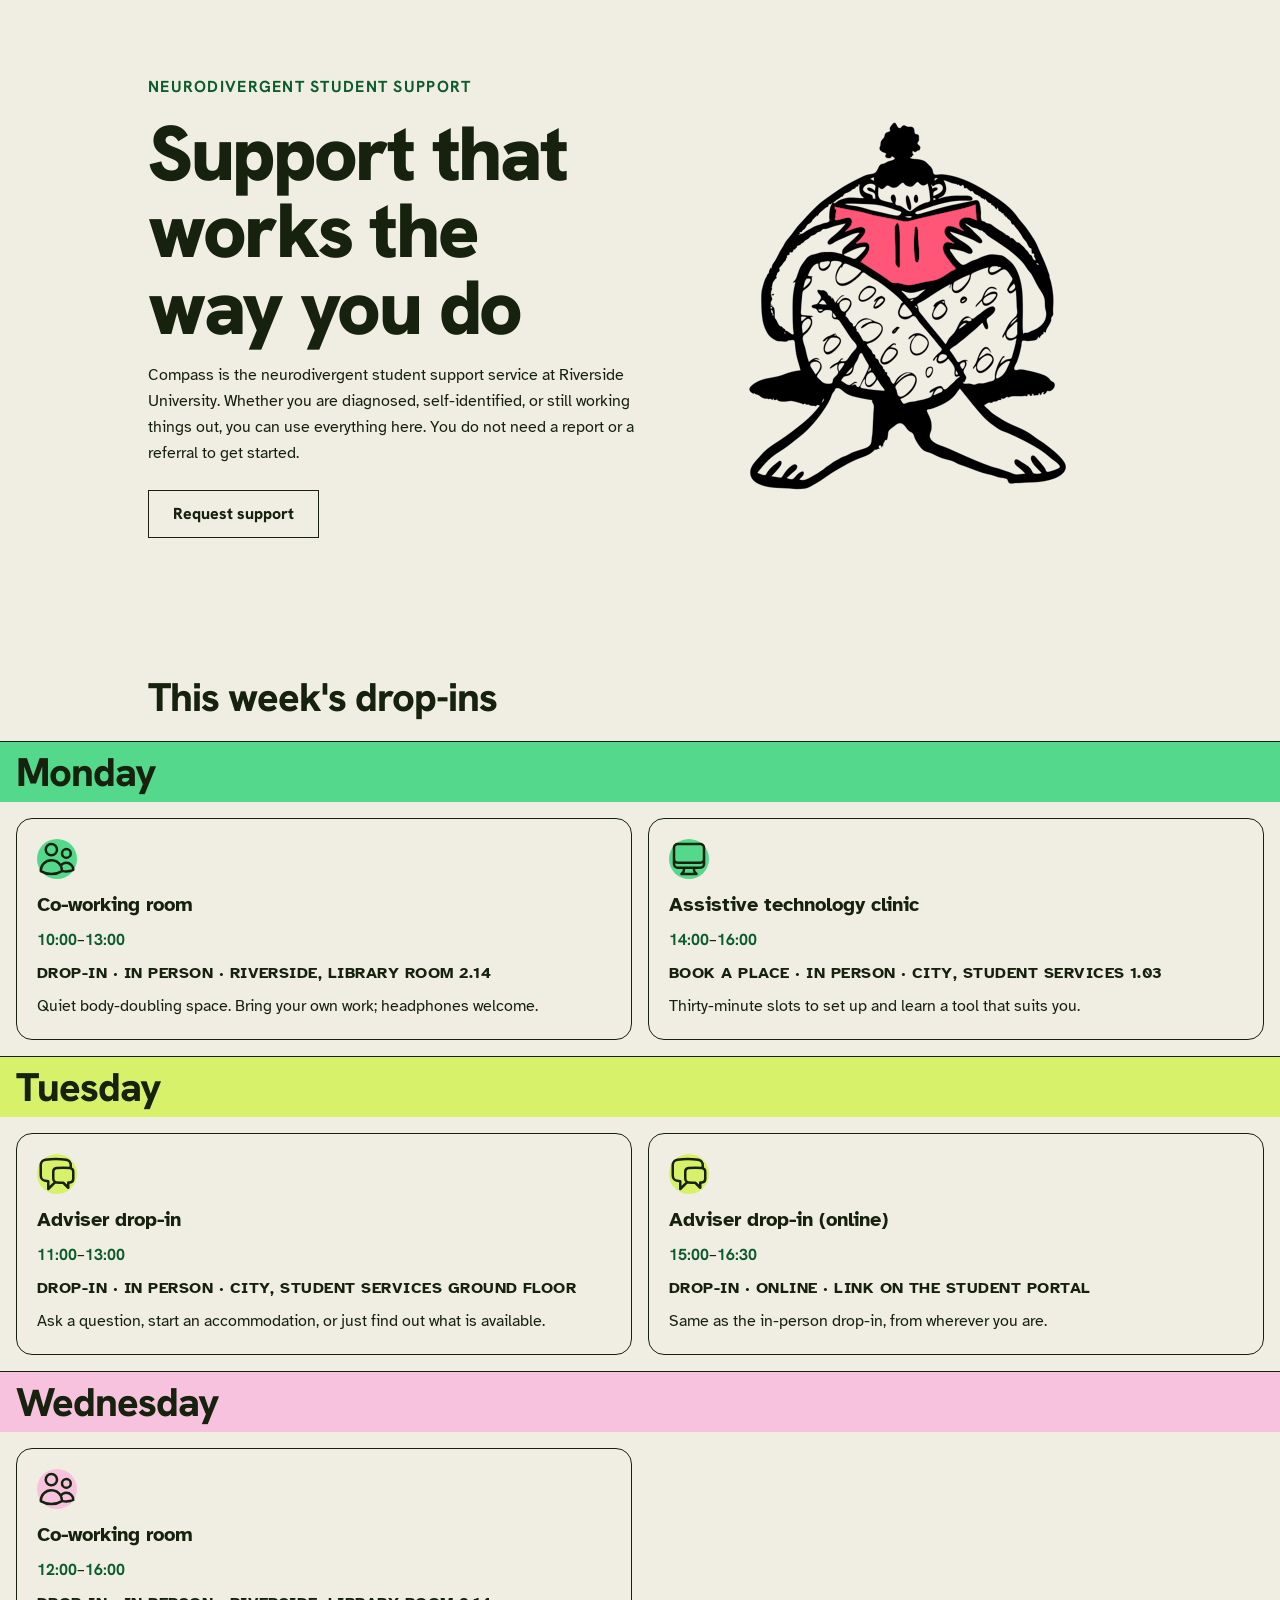
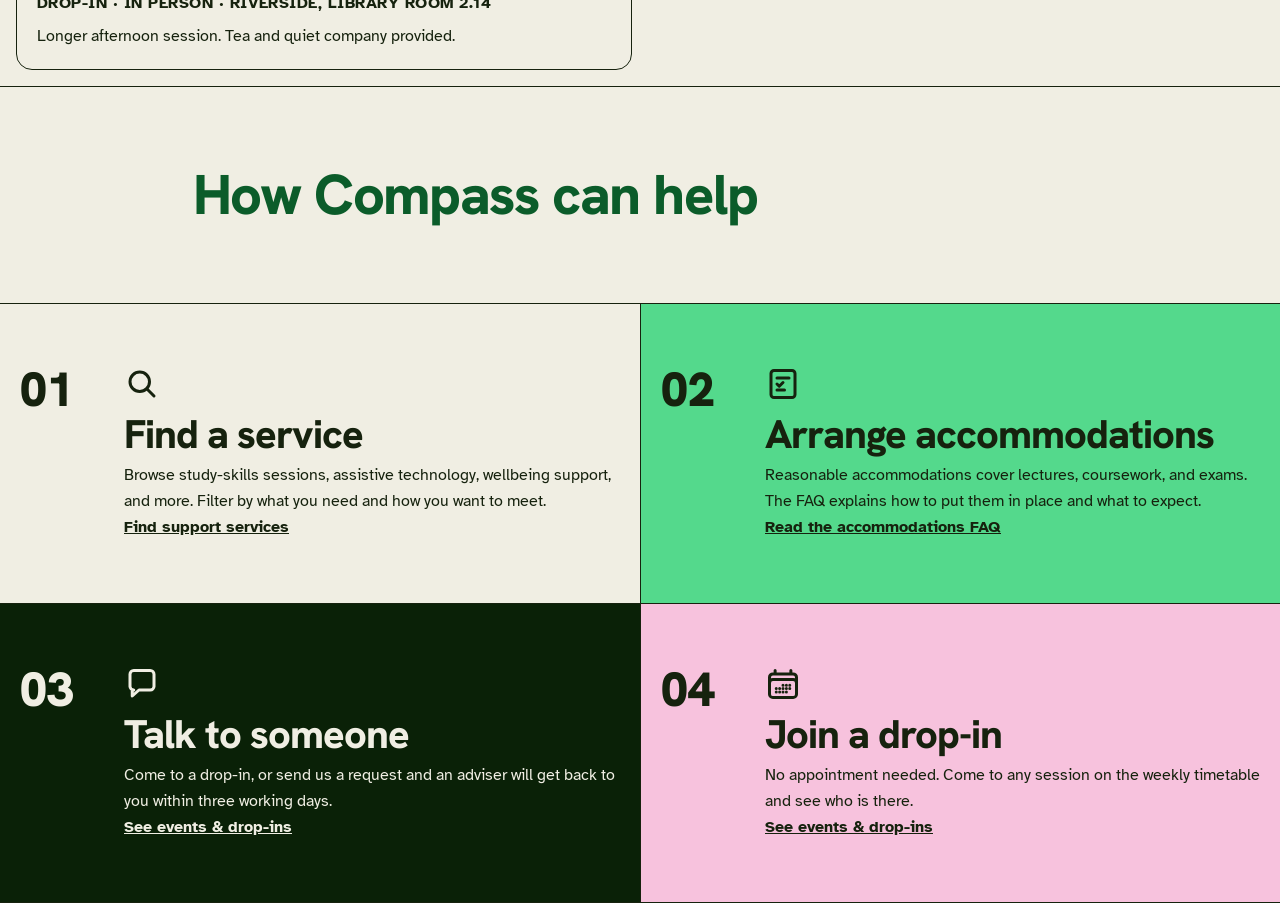
<file: index.html>
<!doctype html>
<html lang="en-IE">
  <head>
    <meta charset="utf-8" />
    <meta name="viewport" content="width=device-width, initial-scale=1" />
    <title>
      Week 05 starter: Compass hero, events days and numbered rows, responsive
    </title>
    <link rel="preconnect" href="https://fonts.googleapis.com" />
    <link rel="preconnect" href="https://fonts.gstatic.com" crossorigin />
    <link
      href="https://fonts.googleapis.com/css2?family=Atkinson+Hyperlegible:ital,wght@0,400;0,700;1,400;1,700&family=Hanken+Grotesk:wght@500;700;800;900&display=swap"
      rel="stylesheet"
    />
    <link rel="stylesheet" href="assets/app.css" />
  </head>
  <body class="bg-paper font-sans leading-relaxed text-ink">
    <!-- Week 5 starter. This is week 4's finished page: the hero, the events
         day sections and the numbered rows, laid out for a wide window and
         applied at every width. Your job this week is to add the responsive
         prefixes week 4 left out (see the three Targets in the lesson), so the
         same page also works on a phone. -->
    <main>
      <section aria-labelledby="intro-heading">
        <div
          class="mx-auto grid max-w-5xl lg:grid-cols-[1.1fr_0.9fr] items-center gap-10 px-5 py-[clamp(2.5rem,1.5rem+4vw,5rem)]"
        >
          <div>
            <p
              class="font-display text-base font-bold tracking-[0.08em] text-link uppercase"
            >
              Neurodivergent student support
            </p>
            <h1
              id="intro-heading"
              class="mt-4 font-display text-display leading-none font-black tracking-[-0.03em] text-balance"
            >
              Support that works the way you do
            </h1>
            <p class="mt-4 max-w-[66ch] text-pretty">
              Compass is the neurodivergent student support service at Riverside
              University. Whether you are diagnosed, self-identified, or still
              working things out, you can use everything here. You do not need a
              report or a referral to get started.
            </p>
            <p class="mt-6">
              <a
                class="inline-block border-(length:--rule) border-ink bg-transparent px-6 py-2.5 font-display font-extrabold text-ink no-underline"
                href="#"
                >Request support</a
              >
            </p>
          </div>
          <div class="mx-auto w-full max-w-sm">
            <img
              src="images/hero-student-doodle.png"
              alt=""
              width="359"
              height="400"
            />
          </div>
        </div>
      </section>

      <h2
        class="mx-auto max-w-5xl px-5 pt-16 pb-6 font-display text-h2 leading-none font-extrabold tracking-tight"
      >
        This week's drop-ins
      </h2>
      <div class="border-t-(length:--rule) border-ink">
        <section
          class="border-b-(length:--rule) border-ink bg-paper"
          aria-labelledby="mon-heading"
        >
          <h2
            id="mon-heading"
            class="m-0 flex items-center gap-2 bg-green px-4 py-2.5 font-display text-h2 leading-none font-extrabold tracking-tight text-on-light"
          >
            Monday
          </h2>
          <div class="grid gap-4 p-4 sm:grid-cols-2">
            <article
              class="flex flex-col gap-2 rounded-2xl border-(length:--rule) border-ink bg-paper p-5"
            >
              <span
                class="mb-1 inline-flex h-10 w-10 items-center justify-center rounded-full bg-green text-on-light"
                aria-hidden="true"
              >
                <svg
                  viewBox="0 0 24 24"
                  fill="none"
                  stroke="currentColor"
                  stroke-width="1.5"
                  stroke-linecap="round"
                  stroke-linejoin="round"
                >
                  <path
                    d="M15 19.1276C15.8329 19.37 16.7138 19.5 17.625 19.5C19.1037 19.5 20.5025 19.1576 21.7464 18.5478C21.7488 18.4905 21.75 18.4329 21.75 18.375C21.75 16.0968 19.9031 14.25 17.625 14.25C16.2069 14.25 14.956 14.9655 14.2136 16.0552M15 19.1276V19.125C15 18.0121 14.7148 16.9658 14.2136 16.0552M15 19.1276C15 19.1632 14.9997 19.1988 14.9991 19.2343C13.1374 20.3552 10.9565 21 8.625 21C6.29353 21 4.11264 20.3552 2.25092 19.2343C2.25031 19.198 2.25 19.1615 2.25 19.125C2.25 15.6042 5.10418 12.75 8.625 12.75C11.0329 12.75 13.129 14.085 14.2136 16.0552M12 6.375C12 8.23896 10.489 9.75 8.625 9.75C6.76104 9.75 5.25 8.23896 5.25 6.375C5.25 4.51104 6.76104 3 8.625 3C10.489 3 12 4.51104 12 6.375ZM20.25 8.625C20.25 10.0747 19.0747 11.25 17.625 11.25C16.1753 11.25 15 10.0747 15 8.625C15 7.17525 16.1753 6 17.625 6C19.0747 6 20.25 7.17525 20.25 8.625Z"
                  />
                </svg>
              </span>
              <h3 class="m-0 text-xl font-black">Co-working room</h3>
              <p>
                <time datetime="10:00" class="font-display font-bold text-link"
                  >10:00</time
                >&ndash;<time
                  datetime="13:00"
                  class="font-display font-bold text-link"
                  >13:00</time
                >
              </p>
              <p class="text-base font-bold tracking-[0.03em] uppercase">
                Drop-in &middot; In person &middot; Riverside, Library room 2.14
              </p>
              <p>
                Quiet body-doubling space. Bring your own work; headphones
                welcome.
              </p>
            </article>
            <article
              class="flex flex-col gap-2 rounded-2xl border-(length:--rule) border-ink bg-paper p-5"
            >
              <span
                class="mb-1 inline-flex h-10 w-10 items-center justify-center rounded-full bg-green text-on-light"
                aria-hidden="true"
              >
                <svg
                  viewBox="0 0 24 24"
                  fill="none"
                  stroke="currentColor"
                  stroke-width="1.5"
                  stroke-linecap="round"
                  stroke-linejoin="round"
                >
                  <path
                    d="M9 17.25V18.2574C9 19.053 8.68393 19.8161 8.12132 20.3787L7.5 21H16.5L15.8787 20.3787C15.3161 19.8161 15 19.053 15 18.2574V17.25M21 5.25V15C21 16.2426 19.9926 17.25 18.75 17.25H5.25C4.00736 17.25 3 16.2426 3 15V5.25M21 5.25C21 4.00736 19.9926 3 18.75 3H5.25C4.00736 3 3 4.00736 3 5.25M21 5.25V12C21 13.2426 19.9926 14.25 18.75 14.25H5.25C4.00736 14.25 3 13.2426 3 12V5.25"
                  />
                </svg>
              </span>
              <h3 class="m-0 text-xl font-black">
                Assistive technology clinic
              </h3>
              <p>
                <time datetime="14:00" class="font-display font-bold text-link"
                  >14:00</time
                >&ndash;<time
                  datetime="16:00"
                  class="font-display font-bold text-link"
                  >16:00</time
                >
              </p>
              <p class="text-base font-bold tracking-[0.03em] uppercase">
                Book a place &middot; In person &middot; City, Student Services
                1.03
              </p>
              <p>
                Thirty-minute slots to set up and learn a tool that suits you.
              </p>
            </article>
          </div>
        </section>
        <section
          class="border-b-(length:--rule) border-ink bg-paper"
          aria-labelledby="tue-heading"
        >
          <h2
            id="tue-heading"
            class="m-0 flex items-center gap-2 bg-lime px-4 py-2.5 font-display text-h2 leading-none font-extrabold tracking-tight text-on-light"
          >
            Tuesday
          </h2>
          <div class="grid gap-4 p-4 sm:grid-cols-2">
            <article
              class="flex flex-col gap-2 rounded-2xl border-(length:--rule) border-ink bg-paper p-5"
            >
              <span
                class="mb-1 inline-flex h-10 w-10 items-center justify-center rounded-full bg-lime text-on-light"
                aria-hidden="true"
              >
                <svg
                  viewBox="0 0 24 24"
                  fill="none"
                  stroke="currentColor"
                  stroke-width="1.5"
                  stroke-linecap="round"
                  stroke-linejoin="round"
                >
                  <path
                    d="M20.25 8.51104C21.1341 8.79549 21.75 9.6392 21.75 10.6082V14.8938C21.75 16.0304 20.9026 16.9943 19.7697 17.0867C19.4308 17.1144 19.0909 17.1386 18.75 17.1592V20.25L15.75 17.25C14.3963 17.25 13.0556 17.1948 11.7302 17.0866C11.4319 17.0623 11.1534 16.9775 10.9049 16.8451M20.25 8.51104C20.0986 8.46232 19.9393 8.43 19.7739 8.41628C18.4472 8.30616 17.1051 8.25 15.75 8.25C14.3948 8.25 13.0528 8.30616 11.7261 8.41627C10.595 8.51015 9.75 9.47323 9.75 10.6082V14.8937C9.75 15.731 10.2099 16.4746 10.9049 16.8451M20.25 8.51104V6.63731C20.25 5.01589 19.0983 3.61065 17.4903 3.40191C15.4478 3.13676 13.365 3 11.2503 3C9.13533 3 7.05233 3.13678 5.00963 3.40199C3.40173 3.61074 2.25 5.01598 2.25 6.63738V12.8626C2.25 14.484 3.40173 15.8893 5.00964 16.098C5.58661 16.1729 6.16679 16.2376 6.75 16.2918V21L10.9049 16.8451"
                  />
                </svg>
              </span>
              <h3 class="m-0 text-xl font-black">Adviser drop-in</h3>
              <p>
                <time datetime="11:00" class="font-display font-bold text-link"
                  >11:00</time
                >&ndash;<time
                  datetime="13:00"
                  class="font-display font-bold text-link"
                  >13:00</time
                >
              </p>
              <p class="text-base font-bold tracking-[0.03em] uppercase">
                Drop-in &middot; In person &middot; City, Student Services
                ground floor
              </p>
              <p>
                Ask a question, start an accommodation, or just find out what is
                available.
              </p>
            </article>
            <article
              class="flex flex-col gap-2 rounded-2xl border-(length:--rule) border-ink bg-paper p-5"
            >
              <span
                class="mb-1 inline-flex h-10 w-10 items-center justify-center rounded-full bg-lime text-on-light"
                aria-hidden="true"
              >
                <svg
                  viewBox="0 0 24 24"
                  fill="none"
                  stroke="currentColor"
                  stroke-width="1.5"
                  stroke-linecap="round"
                  stroke-linejoin="round"
                >
                  <path
                    d="M20.25 8.51104C21.1341 8.79549 21.75 9.6392 21.75 10.6082V14.8938C21.75 16.0304 20.9026 16.9943 19.7697 17.0867C19.4308 17.1144 19.0909 17.1386 18.75 17.1592V20.25L15.75 17.25C14.3963 17.25 13.0556 17.1948 11.7302 17.0866C11.4319 17.0623 11.1534 16.9775 10.9049 16.8451M20.25 8.51104C20.0986 8.46232 19.9393 8.43 19.7739 8.41628C18.4472 8.30616 17.1051 8.25 15.75 8.25C14.3948 8.25 13.0528 8.30616 11.7261 8.41627C10.595 8.51015 9.75 9.47323 9.75 10.6082V14.8937C9.75 15.731 10.2099 16.4746 10.9049 16.8451M20.25 8.51104V6.63731C20.25 5.01589 19.0983 3.61065 17.4903 3.40191C15.4478 3.13676 13.365 3 11.2503 3C9.13533 3 7.05233 3.13678 5.00963 3.40199C3.40173 3.61074 2.25 5.01598 2.25 6.63738V12.8626C2.25 14.484 3.40173 15.8893 5.00964 16.098C5.58661 16.1729 6.16679 16.2376 6.75 16.2918V21L10.9049 16.8451"
                  />
                </svg>
              </span>
              <h3 class="m-0 text-xl font-black">Adviser drop-in (online)</h3>
              <p>
                <time datetime="15:00" class="font-display font-bold text-link"
                  >15:00</time
                >&ndash;<time
                  datetime="16:30"
                  class="font-display font-bold text-link"
                  >16:30</time
                >
              </p>
              <p class="text-base font-bold tracking-[0.03em] uppercase">
                Drop-in &middot; Online &middot; Link on the student portal
              </p>
              <p>Same as the in-person drop-in, from wherever you are.</p>
            </article>
          </div>
        </section>
        <section
          class="border-b-(length:--rule) border-ink bg-paper"
          aria-labelledby="wed-heading"
        >
          <h2
            id="wed-heading"
            class="m-0 flex items-center gap-2 bg-pink px-4 py-2.5 font-display text-h2 leading-none font-extrabold tracking-tight text-on-light"
          >
            Wednesday
          </h2>
          <div class="grid gap-4 p-4 sm:grid-cols-2">
            <article
              class="flex flex-col gap-2 rounded-2xl border-(length:--rule) border-ink bg-paper p-5"
            >
              <span
                class="mb-1 inline-flex h-10 w-10 items-center justify-center rounded-full bg-pink text-on-light"
                aria-hidden="true"
              >
                <svg
                  viewBox="0 0 24 24"
                  fill="none"
                  stroke="currentColor"
                  stroke-width="1.5"
                  stroke-linecap="round"
                  stroke-linejoin="round"
                >
                  <path
                    d="M15 19.1276C15.8329 19.37 16.7138 19.5 17.625 19.5C19.1037 19.5 20.5025 19.1576 21.7464 18.5478C21.7488 18.4905 21.75 18.4329 21.75 18.375C21.75 16.0968 19.9031 14.25 17.625 14.25C16.2069 14.25 14.956 14.9655 14.2136 16.0552M15 19.1276V19.125C15 18.0121 14.7148 16.9658 14.2136 16.0552M15 19.1276C15 19.1632 14.9997 19.1988 14.9991 19.2343C13.1374 20.3552 10.9565 21 8.625 21C6.29353 21 4.11264 20.3552 2.25092 19.2343C2.25031 19.198 2.25 19.1615 2.25 19.125C2.25 15.6042 5.10418 12.75 8.625 12.75C11.0329 12.75 13.129 14.085 14.2136 16.0552M12 6.375C12 8.23896 10.489 9.75 8.625 9.75C6.76104 9.75 5.25 8.23896 5.25 6.375C5.25 4.51104 6.76104 3 8.625 3C10.489 3 12 4.51104 12 6.375ZM20.25 8.625C20.25 10.0747 19.0747 11.25 17.625 11.25C16.1753 11.25 15 10.0747 15 8.625C15 7.17525 16.1753 6 17.625 6C19.0747 6 20.25 7.17525 20.25 8.625Z"
                  />
                </svg>
              </span>
              <h3 class="m-0 text-xl font-black">Co-working room</h3>
              <p>
                <time datetime="12:00" class="font-display font-bold text-link"
                  >12:00</time
                >&ndash;<time
                  datetime="16:00"
                  class="font-display font-bold text-link"
                  >16:00</time
                >
              </p>
              <p class="text-base font-bold tracking-[0.03em] uppercase">
                Drop-in &middot; In person &middot; Riverside, Library room 2.14
              </p>
              <p>Longer afternoon session. Tea and quiet company provided.</p>
            </article>
          </div>
        </section>
      </div>

      <section aria-labelledby="help-heading">
        <div class="grid grid-cols-1 gap-2 px-5 py-14 sm:grid-cols-[minmax(5rem,12%)_1fr] sm:gap-6 sm:py-20">
          <div aria-hidden="true"></div>
          <h2
            id="help-heading"
            class="font-display text-[clamp(2.25rem,1.75rem+2.2vw,3.5rem)] leading-none font-extrabold tracking-tight text-link"
          >
            How Compass can help
          </h2>
        </div>
        <ul class="grid border-y-(length:--rule) border-ink sm:grid-cols-2">
          <li class="bg-paper text-ink">
            <div class="grid grid-cols-1 gap-2 px-5 py-[clamp(2.25rem,1.5rem+3vw,4rem)] sm:grid-cols-[minmax(5rem,12%)_1fr] sm:gap-6">
              <span
                class="font-display text-[clamp(2rem,1.5rem+2vw,3rem)] leading-none font-black"
                aria-hidden="true"
                >01</span
              >
              <div class="min-w-0 break-words">
                <svg
                  class="mb-3 h-9 w-9"
                  viewBox="0 0 24 24"
                  fill="none"
                  stroke="currentColor"
                  stroke-width="2"
                  stroke-linecap="round"
                  stroke-linejoin="round"
                  aria-hidden="true"
                >
                  <circle cx="10.5" cy="10.5" r="6.5" />
                  <path d="M20 20l-4.8-4.8" />
                </svg>
                <h3
                  class="mb-2 font-display text-h2 leading-none font-extrabold tracking-tight text-balance"
                >
                  Find a service
                </h3>
                <p>
                  Browse study-skills sessions, assistive technology, wellbeing
                  support, and more. Filter by what you need and how you want to
                  meet.
                </p>
                <p>
                  <a
                    class="font-bold text-inherit underline"
                    href="find-support-services.html"
                    >Find support services</a
                  >
                </p>
              </div>
            </div>
          </li>
          <li
            class="border-t-(length:--rule) sm:border-t-0 sm:border-l-(length:--rule) border-ink bg-green text-on-light"
          >
            <div class="grid grid-cols-1 gap-2 px-5 py-[clamp(2.25rem,1.5rem+3vw,4rem)] sm:grid-cols-[minmax(5rem,12%)_1fr] sm:gap-6">
              <span
                class="font-display text-[clamp(2rem,1.5rem+2vw,3rem)] leading-none font-black"
                aria-hidden="true"
                >02</span
              >
              <div class="min-w-0 break-words">
                <svg
                  class="mb-3 h-9 w-9"
                  viewBox="0 0 24 24"
                  fill="none"
                  stroke="currentColor"
                  stroke-width="2"
                  stroke-linecap="round"
                  stroke-linejoin="round"
                  aria-hidden="true"
                >
                  <rect x="4" y="3" width="16" height="18" rx="2" />
                  <path d="M8 8h8M8 12l1.5 1.5L12 11M8 16h5" />
                </svg>
                <h3
                  class="mb-2 font-display text-h2 leading-none font-extrabold tracking-tight text-balance"
                >
                  Arrange accommodations
                </h3>
                <p>
                  Reasonable accommodations cover lectures, coursework, and
                  exams. The FAQ explains how to put them in place and what to
                  expect.
                </p>
                <p>
                  <a
                    class="font-bold text-inherit underline"
                    href="accommodations-faq.html"
                    >Read the accommodations FAQ</a
                  >
                </p>
              </div>
            </div>
          </li>
          <li
            class="border-t-(length:--rule) border-ink bg-ink-deep text-on-dark"
          >
            <div class="grid grid-cols-1 gap-2 px-5 py-[clamp(2.25rem,1.5rem+3vw,4rem)] sm:grid-cols-[minmax(5rem,12%)_1fr] sm:gap-6">
              <span
                class="font-display text-[clamp(2rem,1.5rem+2vw,3rem)] leading-none font-black"
                aria-hidden="true"
                >03</span
              >
              <div class="min-w-0 break-words">
                <svg
                  class="mb-3 h-9 w-9"
                  viewBox="0 0 24 24"
                  fill="none"
                  stroke="currentColor"
                  stroke-width="2"
                  stroke-linecap="round"
                  stroke-linejoin="round"
                  aria-hidden="true"
                >
                  <path
                    d="M4 5.5A2.5 2.5 0 0 1 6.5 3h11A2.5 2.5 0 0 1 20 5.5v8A2.5 2.5 0 0 1 17.5 16H10l-4.5 4v-4H6.5A2.5 2.5 0 0 1 4 13.5v-8Z"
                  />
                </svg>
                <h3
                  class="mb-2 font-display text-h2 leading-none font-extrabold tracking-tight text-balance"
                >
                  Talk to someone
                </h3>
                <p>
                  Come to a drop-in, or send us a request and an adviser will
                  get back to you within three working days.
                </p>
                <p>
                  <a class="font-bold text-inherit underline" href="events.html"
                    >See events &amp; drop-ins</a
                  >
                </p>
              </div>
            </div>
          </li>
          <li
            class="border-t-(length:--rule) sm:border-l-(length:--rule) border-ink bg-pink text-on-light"
          >
            <div class="grid grid-cols-1 gap-2 px-5 py-[clamp(2.25rem,1.5rem+3vw,4rem)] sm:grid-cols-[minmax(5rem,12%)_1fr] sm:gap-6">
              <span
                class="font-display text-[clamp(2rem,1.5rem+2vw,3rem)] leading-none font-black"
                aria-hidden="true"
                >04</span
              >
              <div class="min-w-0 break-words">
                <svg
                  class="mb-3 h-9 w-9"
                  viewBox="0 0 24 24"
                  fill="none"
                  stroke="currentColor"
                  stroke-width="2"
                  stroke-linecap="round"
                  stroke-linejoin="round"
                  aria-hidden="true"
                >
                  <path
                    d="M6.75 3V5.25M17.25 3V5.25M3 18.75V7.5C3 6.25736 4.00736 5.25 5.25 5.25H18.75C19.9926 5.25 21 6.25736 21 7.5V18.75M3 18.75C3 19.9926 4.00736 21 5.25 21H18.75C19.9926 21 21 19.9926 21 18.75M3 18.75V11.25C3 10.0074 4.00736 9 5.25 9H18.75C19.9926 9 21 10.0074 21 11.25V18.75M12 12.75H12.0075V12.7575H12V12.75ZM12 15H12.0075V15.0075H12V15ZM12 17.25H12.0075V17.2575H12V17.25ZM9.75 15H9.7575V15.0075H9.75V15ZM9.75 17.25H9.7575V17.2575H9.75V17.25ZM7.5 15H7.5075V15.0075H7.5V15ZM7.5 17.25H7.5075V17.2575H7.5V17.25ZM14.25 12.75H14.2575V12.7575H14.25V12.75ZM14.25 15H14.2575V15.0075H14.25V15ZM14.25 17.25H14.2575V17.2575H14.25V17.25ZM16.5 12.75H16.5075V12.7575H16.5V12.75ZM16.5 15H16.5075V15.0075H16.5V15Z"
                  />
                </svg>
                <h3
                  class="mb-2 font-display text-h2 leading-none font-extrabold tracking-tight text-balance"
                >
                  Join a drop-in
                </h3>
                <p>
                  No appointment needed. Come to any session on the weekly
                  timetable and see who is there.
                </p>
                <p>
                  <a class="font-bold text-inherit underline" href="events.html"
                    >See events &amp; drop-ins</a
                  >
                </p>
              </div>
            </div>
          </li>
        </ul>
      </section>
    </main>
  </body>
</html>
</file>
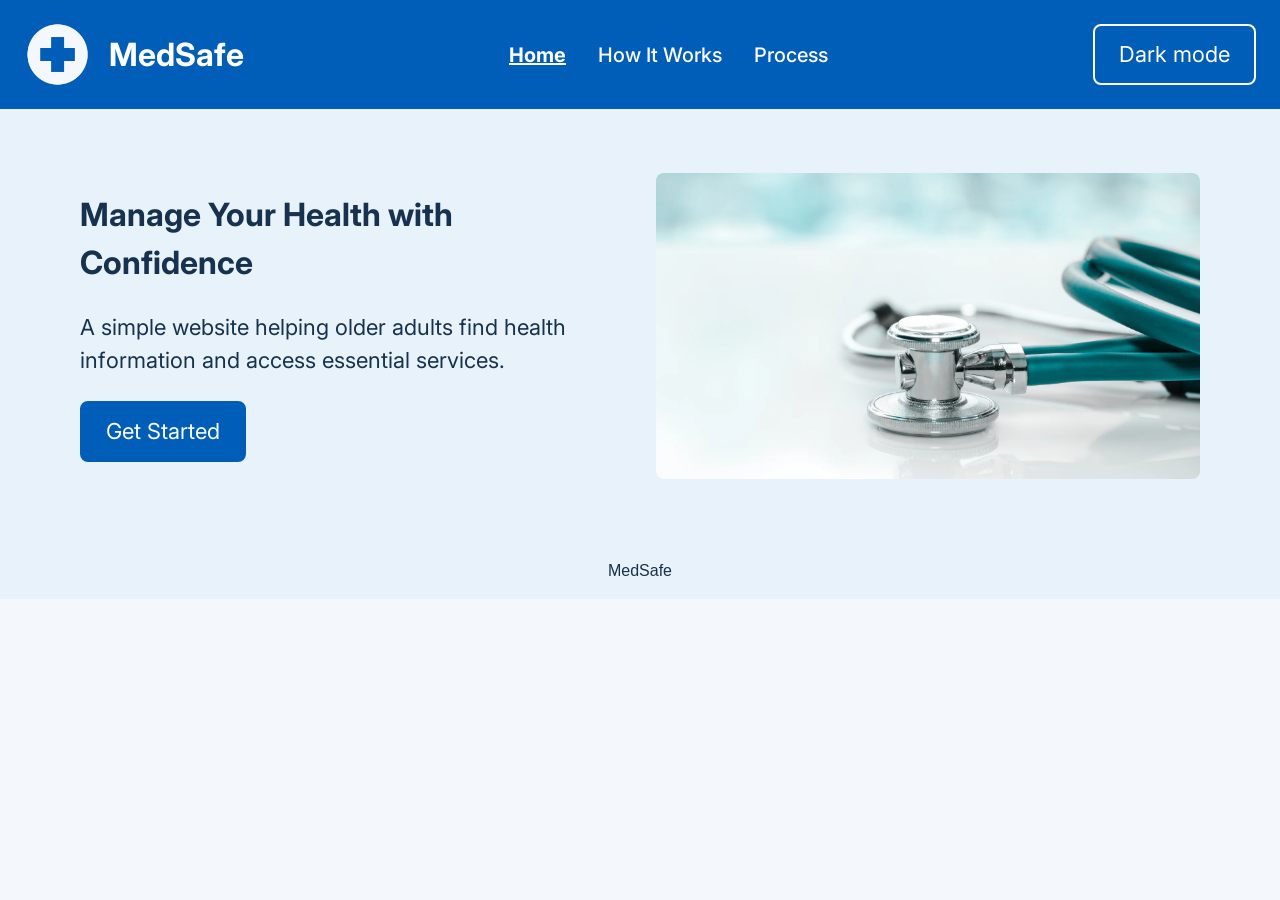
<file: docs/index.html>
<!doctype html>
<html lang="en">
  <head>
    <meta charset="UTF-8" />
    <meta name="viewport" content="width=device-width, initial-scale=1" />
    <title>Home | MedSafe</title>
    <link rel="preconnect" href="https://fonts.googleapis.com" />
    <link rel="preconnect" href="https://fonts.gstatic.com" crossorigin />
    <link
      href="https://fonts.googleapis.com/css2?family=Inter:wght@400;500;600;700&display=swap"
      rel="stylesheet"
    />

    <script>
      try {
        var saved = localStorage.getItem("theme");
        document.documentElement.dataset.theme =
          saved === "dark" ? "dark" : "light";
      } catch (e) {
        document.documentElement.dataset.theme = "light";
      }
    </script>

    <link rel="stylesheet" href="assets/app.css" />
  </head>
  <body class="min-h-screen bg-background text-text">
    <header class="bg-accent px-6 py-5 text-on-accent">
      <div
        class="mx-auto flex max-w-[1312px] flex-wrap items-center justify-between gap-8"
      >
        <div class="flex items-center gap-4">
          <img src="assets/images/logo.svg" alt="" class="h-[69px] w-[69px]" />
          <p class="text-title font-bold font-heading">MedSafe</p>
        </div>

        <nav
          aria-label="Main navigation"
          class="flex flex-wrap items-center gap-8 font-body text-subheading font-medium"
        >
          <a
            class="rounded hover:underline aria-[current=page]:font-bold aria-[current=page]:underline focus-visible:outline-2 focus-visible:outline-offset-2 focus-visible:outline-on-accent"
            href="index.html"
            aria-current="page"
          >
            Home
          </a>
          <a
            class="rounded hover:underline aria-[current=page]:font-bold aria-[current=page]:underline focus-visible:outline-2 focus-visible:outline-offset-2 focus-visible:outline-on-accent"
            href="how-it-works.html"
            >How It Works</a
          >
          <a
            class="rounded hover:underline aria-[current=page]:font-bold aria-[current=page]:underline focus-visible:outline-2 focus-visible:outline-offset-2 focus-visible:outline-on-accent"
            href="process.html"
            >Process</a
          >
        </nav>

        <button
          type="button"
          data-theme-toggle
          aria-pressed="false"
          class="btn border-on-accent bg-accent text-on-accent focus-visible:outline-4 focus-visible:outline-offset-4 focus-visible:outline-on-accent"
        >
          Dark mode
        </button>
      </div>
    </header>

    <main class="bg-card px-6 py-16">
      <section
        class="mx-auto grid max-w-[1120px] items-center gap-8 md:grid-cols-2"
      >
        <div class="flex flex-col gap-6">
          <h1 class="font-heading text-title font-bold text-text">
            Manage Your Health with Confidence
          </h1>

          <p class="font-body text-body text-text">
            A simple website helping older adults find health information and
            access essential services.
          </p>

          <a
            href="how-it-works.html"
            class="btn w-fit border-accent bg-accent text-on-accent transition-colors duration-150 motion-reduce:transition-none hover:bg-brand-hover active:bg-brand-deep focus-visible:outline-4 focus-visible:outline-offset-4 focus-visible:outline-accent"
          >
            Get Started
          </a>
        </div>
        <img
          src="assets/images/medical-banner.webp"
          alt="Medical and healthcare banner"
          class="w-full max-w-3xl rounded-lg dark:brightness-75"
        />
      </section>
    </main>

    <footer class="bg-card p-4 text-center text-text">
      <p>MedSafe</p>
    </footer>

    <script src="assets/theme.js" defer></script>
  </body>
</html>
</file>
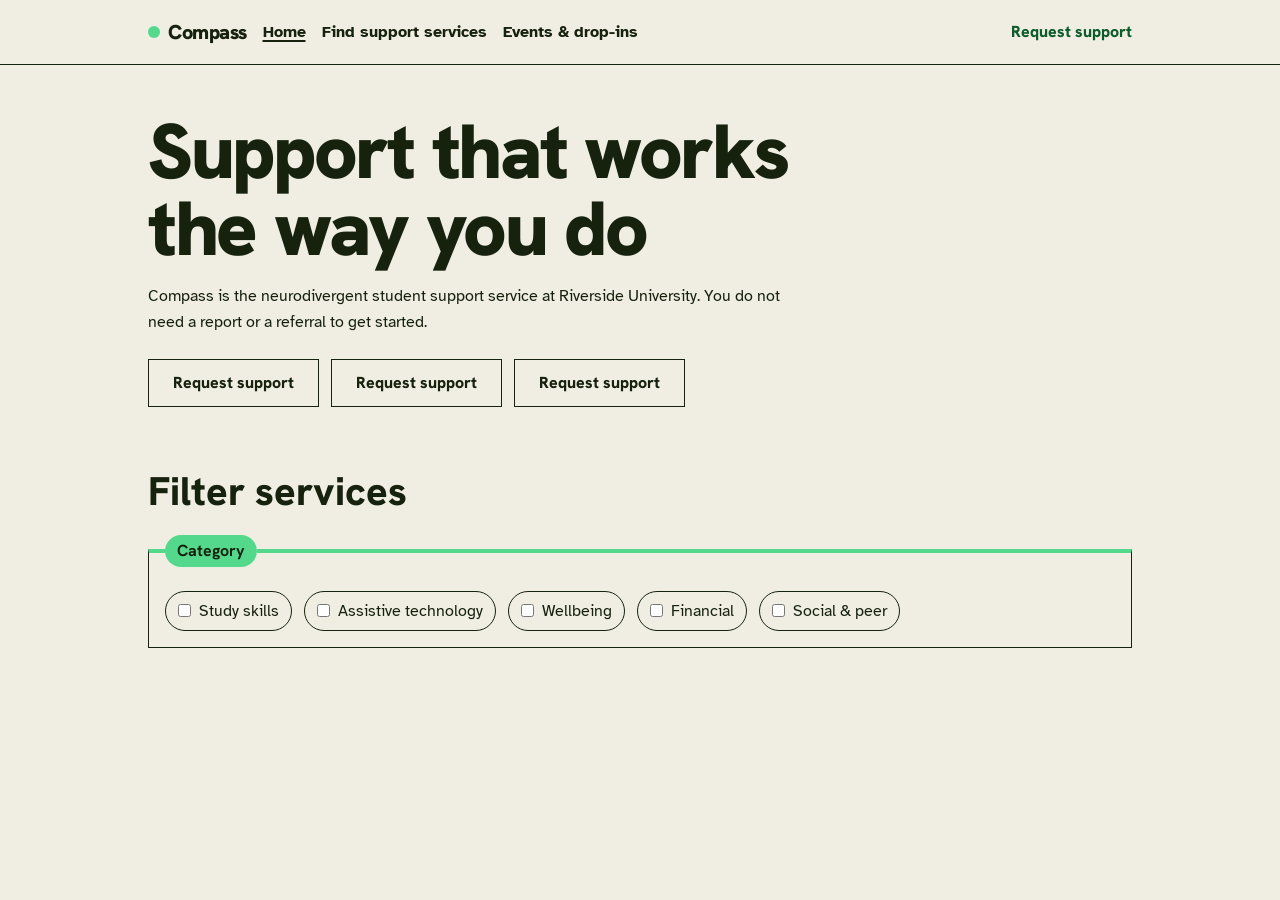
<file: practice/week-8/index.html>
<!doctype html>
<html lang="en-IE">
  <head>
    <meta charset="utf-8" />
    <meta name="viewport" content="width=device-width, initial-scale=1" />
    <title>Week 8 starter: Compass nav, button and category pills</title>
    <link rel="preconnect" href="https://fonts.googleapis.com" />
    <link rel="preconnect" href="https://fonts.gstatic.com" crossorigin />
    <link
      href="https://fonts.googleapis.com/css2?family=Atkinson+Hyperlegible:ital,wght@0,400;0,700;1,400;1,700&family=Hanken+Grotesk:wght@500;700;800;900&display=swap"
      rel="stylesheet"
    />
    <link rel="stylesheet" href="assets/app.css" />
  </head>
  <body class="bg-paper font-sans leading-relaxed text-ink">
    <!-- Week 8 starter. The prep pack's finished page, with every style written as utility classes on its element. You add two more buttons, then give the button one name. Compass has no button class of its own, so the name in the solution is this course's. -->
    <header class="border-b-(length:--rule) border-ink bg-paper">
      <div
        class="mx-auto flex max-w-5xl flex-wrap items-center gap-4 px-5 py-4"
      >
        <a
          href="index.html"
          class="flex items-center font-display text-xl font-black tracking-tight text-ink no-underline focus-visible:outline-3 focus-visible:outline-offset-3 focus-visible:outline-link"
        >
          <span
            aria-hidden="true"
            class="mr-2 size-3 rounded-full bg-green"
          ></span>
          Compass
        </a>
        <nav aria-label="Primary" class="contents">
          <a
            href="index.html"
            aria-current="page"
            class="py-1 text-base font-bold text-ink no-underline hover:underline hover:decoration-green hover:decoration-[0.15em] hover:underline-offset-[0.2em] focus-visible:outline-3 focus-visible:outline-offset-3 focus-visible:outline-link aria-[current=page]:underline aria-[current=page]:decoration-ink aria-[current=page]:decoration-[0.15em] aria-[current=page]:underline-offset-[0.2em]"
            >Home</a
          >
          <a
            href="find-support-services.html"
            class="py-1 text-base font-bold text-ink no-underline hover:underline hover:decoration-green hover:decoration-[0.15em] hover:underline-offset-[0.2em] focus-visible:outline-3 focus-visible:outline-offset-3 focus-visible:outline-link aria-[current=page]:underline aria-[current=page]:decoration-ink aria-[current=page]:decoration-[0.15em] aria-[current=page]:underline-offset-[0.2em]"
            >Find support services</a
          >
          <a
            href="events.html"
            class="py-1 text-base font-bold text-ink no-underline hover:underline hover:decoration-green hover:decoration-[0.15em] hover:underline-offset-[0.2em] focus-visible:outline-3 focus-visible:outline-offset-3 focus-visible:outline-link aria-[current=page]:underline aria-[current=page]:decoration-ink aria-[current=page]:decoration-[0.15em] aria-[current=page]:underline-offset-[0.2em]"
            >Events &amp; drop-ins</a
          >
          <a
            href="request-support.html"
            class="ml-auto py-1 font-display text-base font-extrabold text-link no-underline focus-visible:outline-3 focus-visible:outline-offset-3 focus-visible:outline-link"
            >Request support</a
          >
        </nav>
      </div>
    </header>

    <main class="mx-auto max-w-5xl px-5 py-12">
      <h1
        class="font-display text-display leading-none font-black tracking-[-0.03em] text-balance"
      >
        Support that works the way you do
      </h1>
      <p class="mt-4 max-w-[66ch] text-pretty">
        Compass is the neurodivergent student support service at Riverside
        University. You do not need a report or a referral to get started.
      </p>
      <p class="mt-6 flex flex-wrap gap-3">
        <a class="btn" href="request-support.html">Request support</a>

        <a class="btn" href="request-support.html">Request support</a>

        <a class="btn" href="request-support.html">Request support</a>
      </p>

      <form
        aria-labelledby="filter-heading"
        method="get"
        action="#"
        class="mt-16"
      >
        <h2
          id="filter-heading"
          class="font-display text-h2 leading-none font-extrabold"
        >
          Filter services
        </h2>
        <fieldset
          class="mt-6 border-(length:--rule) border-t-4 border-ink border-t-green bg-paper px-4 pt-3 pb-4"
        >
          <legend
            class="rounded-full bg-green px-3 py-1 font-display text-base font-bold text-on-light"
          >
            Category
          </legend>
          <div class="mt-3 flex flex-wrap gap-3">
            <label
              class="flex cursor-pointer items-center gap-2 rounded-full border-(length:--rule) border-ink bg-paper px-3 py-1.5 font-normal transition-colors duration-120 hover:bg-lime hover:text-on-light has-checked:border-ink-deep has-checked:bg-ink-deep has-checked:text-on-dark motion-reduce:transition-none"
              ><input
                type="checkbox"
                name="category"
                value="study-skills"
                class="focus-visible:outline-3 focus-visible:outline-offset-3 focus-visible:outline-link"
              />
              Study skills</label
            >
            <label
              class="flex cursor-pointer items-center gap-2 rounded-full border-(length:--rule) border-ink bg-paper px-3 py-1.5 font-normal transition-colors duration-120 hover:bg-lime hover:text-on-light has-checked:border-ink-deep has-checked:bg-ink-deep has-checked:text-on-dark motion-reduce:transition-none"
              ><input
                type="checkbox"
                name="category"
                value="assistive-tech"
                class="focus-visible:outline-3 focus-visible:outline-offset-3 focus-visible:outline-link"
              />
              Assistive technology</label
            >
            <label
              class="flex cursor-pointer items-center gap-2 rounded-full border-(length:--rule) border-ink bg-paper px-3 py-1.5 font-normal transition-colors duration-120 hover:bg-lime hover:text-on-light has-checked:border-ink-deep has-checked:bg-ink-deep has-checked:text-on-dark motion-reduce:transition-none"
              ><input
                type="checkbox"
                name="category"
                value="wellbeing"
                class="focus-visible:outline-3 focus-visible:outline-offset-3 focus-visible:outline-link"
              />
              Wellbeing</label
            >
            <label
              class="flex cursor-pointer items-center gap-2 rounded-full border-(length:--rule) border-ink bg-paper px-3 py-1.5 font-normal transition-colors duration-120 hover:bg-lime hover:text-on-light has-checked:border-ink-deep has-checked:bg-ink-deep has-checked:text-on-dark motion-reduce:transition-none"
              ><input
                type="checkbox"
                name="category"
                value="financial"
                class="focus-visible:outline-3 focus-visible:outline-offset-3 focus-visible:outline-link"
              />
              Financial</label
            >
            <label
              class="flex cursor-pointer items-center gap-2 rounded-full border-(length:--rule) border-ink bg-paper px-3 py-1.5 font-normal transition-colors duration-120 hover:bg-lime hover:text-on-light has-checked:border-ink-deep has-checked:bg-ink-deep has-checked:text-on-dark motion-reduce:transition-none"
              ><input
                type="checkbox"
                name="category"
                value="social"
                class="focus-visible:outline-3 focus-visible:outline-offset-3 focus-visible:outline-link"
              />
              Social &amp; peer</label
            >
          </div>
        </fieldset>
      </form>
    </main>
  </body>
</html>
</file>
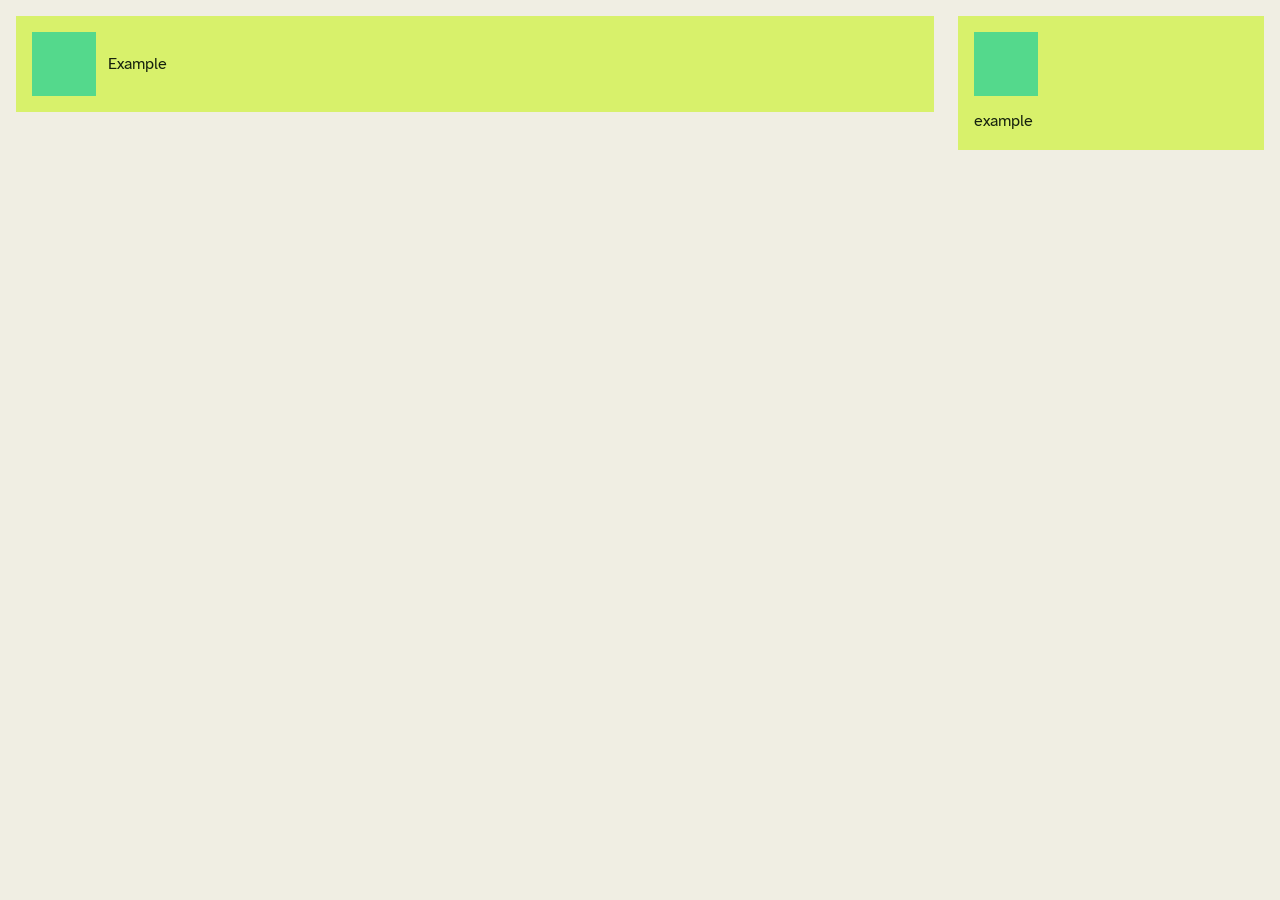
<file: practice.html>
<!doctype html>
<html lang="en-IE">
  <head>
    <meta charset="utf-8" />
    <meta name="viewport" content="width=device-width, initial-scale=1" />
    <title>Week 05 practice</title>
    <link rel="preconnect" href="https://fonts.googleapis.com" />
    <link rel="preconnect" href="https://fonts.gstatic.com" crossorigin />
    <link
      href="https://fonts.googleapis.com/css2?family=Atkinson+Hyperlegible:ital,wght@0,400;0,700;1,400;1,700&family=Hanken+Grotesk:wght@500;700;800;900&display=swap"
      rel="stylesheet"
    />
    <link rel="stylesheet" href="assets/app.css" />
  </head>
  <body class="bg-paper font-sans leading-relaxed text-ink">
    <!-- A blank page wired to the same stylesheet as index.html, and to the
         same watcher: any class you type here is built automatically.
         Use it for the container-query example, the challenges and anything you
         want to break on purpose, so index.html keeps matching the guided
         build. -->
    <main>
      <p class="hidden sm:block sm:max-lg:block lg:hidden">
        This note is only visible between 640px and 1023px.
      </p>

      <div class="grid gap-6 p-4 lg:grid-cols-[3fr_1fr]">
        <div class="@container">
          <article
            class="flex flex-col gap-3 bg-lime p-4 text-on-light @md:flex-row @md:items-center"
          >
            <div class="h-16 w-16 shrink-0 bg-green" aria-hidden="true"></div>
            <p>Example</p>
          </article>
        </div>

        <div class="@container">
          <article
            class="flex flex-col gap-3 bg-lime p-4 text-on-light @md:flex-row @md:items-center"
          >
            <div class="h-16 w-16 shrink-0 bg-green" aria-hidden="true"></div>
            <p>example</p>
          </article>
        </div>
      </div>
    </main>
  </body>
</html>
</file>
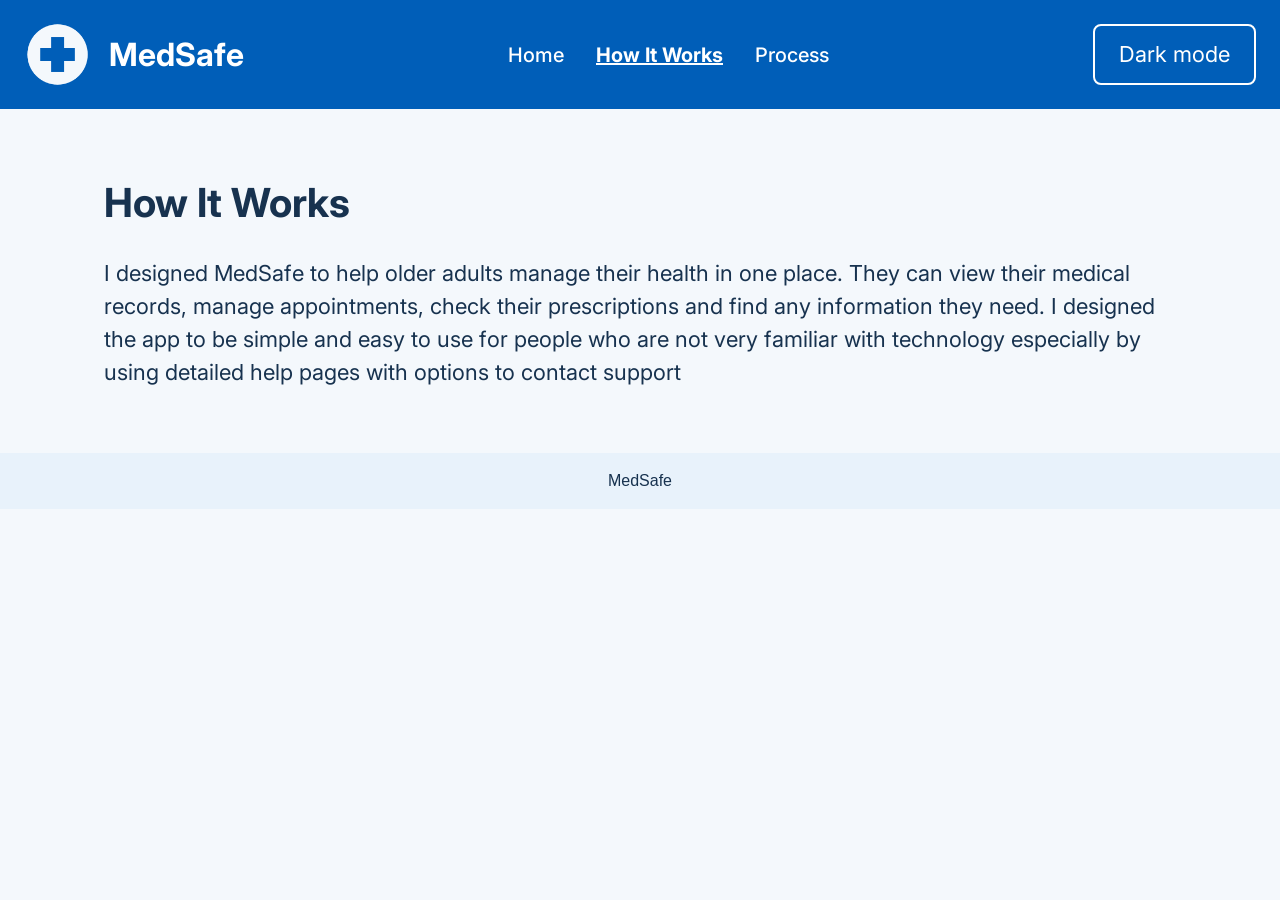
<file: docs/how-it-works.html>
<!doctype html>
<html lang="en">
  <head>
    <meta charset="UTF-8" />
    <meta name="viewport" content="width=device-width, initial-scale=1" />
    <title>How It Works | MedSafe</title>
    <link rel="preconnect" href="https://fonts.googleapis.com" />
    <link rel="preconnect" href="https://fonts.gstatic.com" crossorigin />
    <link
      href="https://fonts.googleapis.com/css2?family=Inter:wght@400;500;600;700&display=swap"
      rel="stylesheet"
    />
    <script>
      try {
        var saved = localStorage.getItem("theme");
        document.documentElement.dataset.theme =
          saved === "dark" ? "dark" : "light";
      } catch (e) {
        document.documentElement.dataset.theme = "light";
      }
    </script>
    <link rel="stylesheet" href="assets/app.css" />
  </head>
  <body class="min-h-screen bg-background text-text">
    <header class="bg-accent px-6 py-5 text-on-accent">
      <div
        class="mx-auto flex max-w-[1312px] flex-wrap items-center justify-between gap-8"
      >
        <div class="flex items-center gap-4">
          <img src="assets/images/logo.svg" alt="" class="h-[69px] w-[69px]" />
          <p class="text-title font-bold font-heading">MedSafe</p>
        </div>

        <nav
          aria-label="Main navigation"
          class="flex flex-wrap items-center gap-8 font-body text-subheading font-medium"
        >
          <a
            class="rounded hover:underline aria-[current=page]:font-bold aria-[current=page]:underline focus-visible:outline-2 focus-visible:outline-offset-2 focus-visible:outline-on-accent"
            href="index.html"
          >
            Home
          </a>
          <a
            class="rounded hover:underline aria-[current=page]:font-bold aria-[current=page]:underline focus-visible:outline-2 focus-visible:outline-offset-2 focus-visible:outline-on-accent"
            href="how-it-works.html"
            aria-current="page"
            >How It Works</a
          >
          <a
            class="rounded hover:underline aria-[current=page]:font-bold aria-[current=page]:underline focus-visible:outline-2 focus-visible:outline-offset-2 focus-visible:outline-on-accent"
            href="process.html"
            >Process</a
          >
        </nav>

        <button
          type="button"
          data-theme-toggle
          aria-pressed="false"
          class="btn border-on-accent bg-accent text-on-accent focus-visible:outline-4 focus-visible:outline-offset-4 focus-visible:outline-on-accent"
        >
          Dark mode
        </button>
      </div>
    </header>

    <main class="mx-auto max-w-[1120px] px-6 py-16">
      <h1 class="font-heading text-hero font-bold text-text">How It Works</h1>
      <p class="mt-6 font-body text-body text-text">
        I designed MedSafe to help older adults manage their health in one
        place. They can view their medical records, manage appointments, check
        their prescriptions and find any information they need. I designed the
        app to be simple and easy to use for people who are not very familiar
        with technology especially by using detailed help pages with options to
        contact support
      </p>
    </main>

    <footer class="bg-card p-4 text-center text-text">
      <p>MedSafe</p>
    </footer>
    <script src="assets/theme.js" defer></script>
  </body>
</html>
</file>
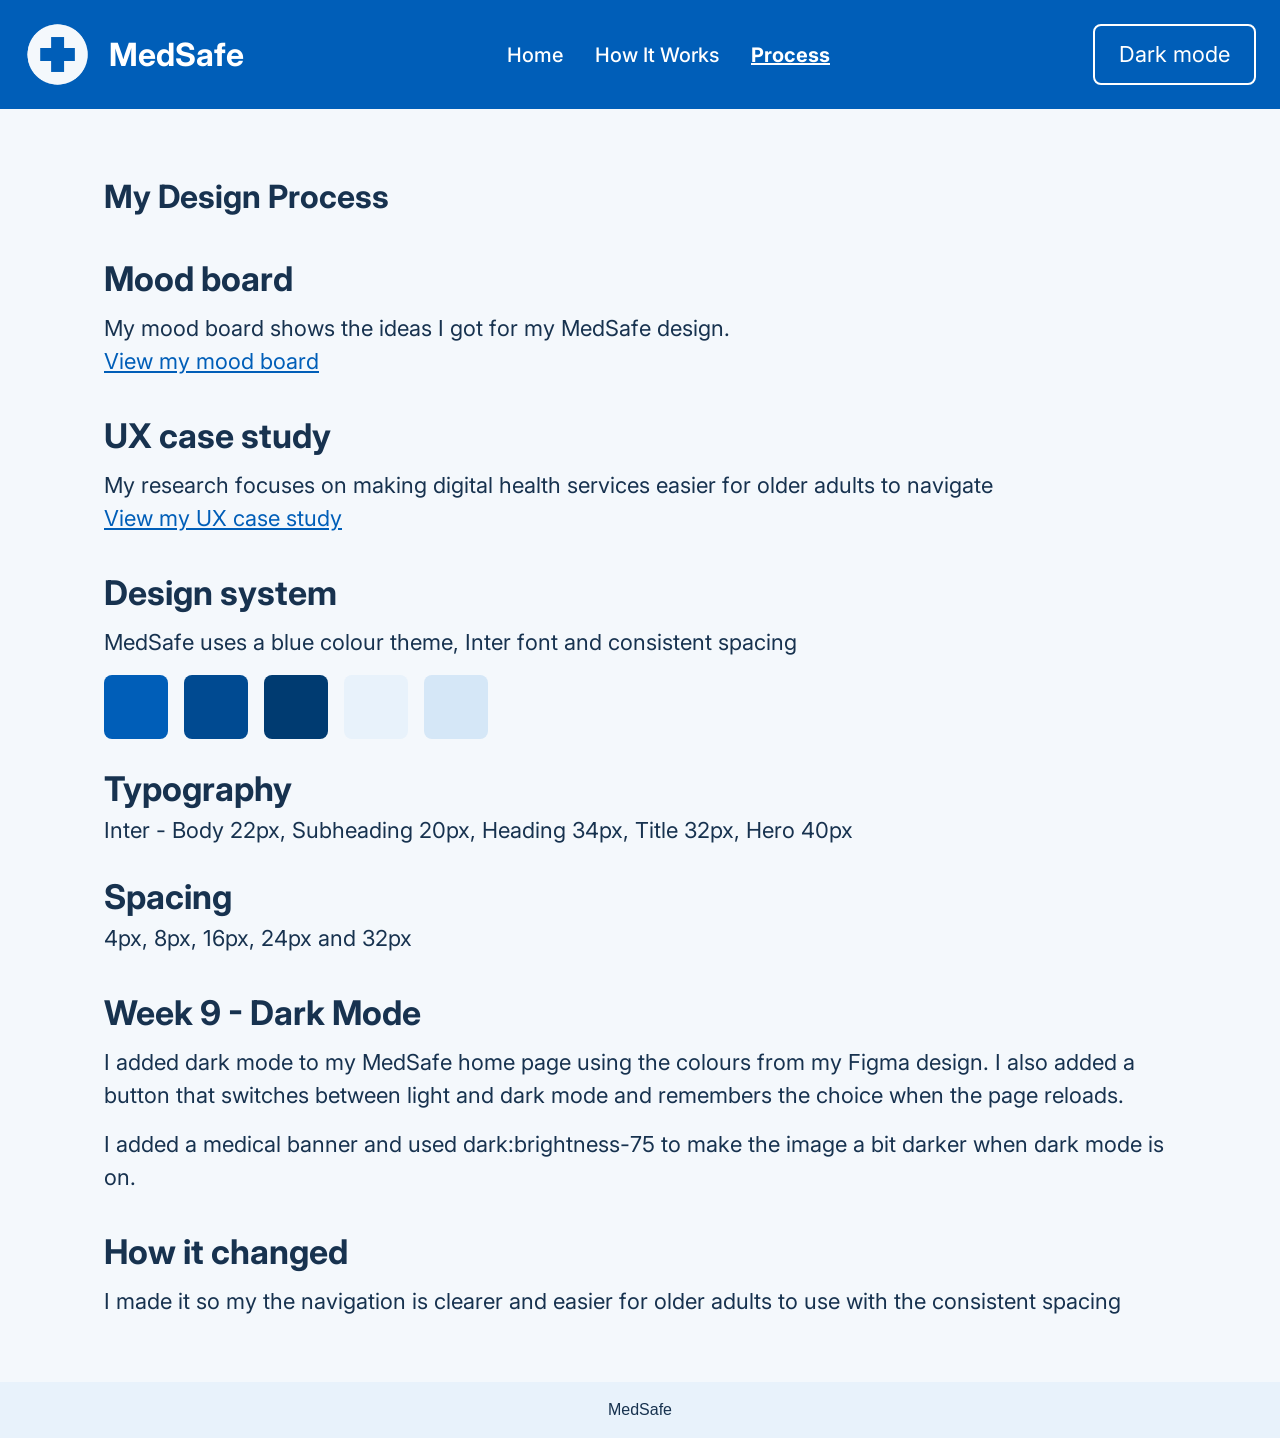
<file: docs/process.html>
<!doctype html>
<html lang="en">
  <head>
    <meta charset="UTF-8" />
    <meta name="viewport" content="width=device-width, initial-scale=1" />
    <title>Process | MedSafe</title>
    <link rel="preconnect" href="https://fonts.googleapis.com" />
    <link rel="preconnect" href="https://fonts.gstatic.com" crossorigin />
    <link
      href="https://fonts.googleapis.com/css2?family=Inter:wght@400;500;600;700&display=swap"
      rel="stylesheet"
    />

    <script>
      try {
        var saved = localStorage.getItem("theme");
        document.documentElement.dataset.theme =
          saved === "dark" ? "dark" : "light";
      } catch (e) {
        document.documentElement.dataset.theme = "light";
      }
    </script>

    <link rel="stylesheet" href="assets/app.css" />
  </head>
  <body class="min-h-screen bg-background text-text">
    <header class="bg-accent px-6 py-5 text-on-accent">
      <div
        class="mx-auto flex max-w-[1312px] flex-wrap items-center justify-between gap-8"
      >
        <div class="flex items-center gap-4">
          <img src="assets/images/logo.svg" alt="" class="h-[69px] w-[69px]" />
          <p class="text-title font-bold font-heading">MedSafe</p>
        </div>

        <nav
          aria-label="Main navigation"
          class="flex flex-wrap items-center gap-8 font-body text-subheading font-medium"
        >
          <a
            class="rounded hover:underline aria-[current=page]:font-bold aria-[current=page]:underline focus-visible:outline-2 focus-visible:outline-offset-2 focus-visible:outline-on-accent"
            href="index.html"
          >
            Home
          </a>
          <a
            class="rounded hover:underline aria-[current=page]:font-bold aria-[current=page]:underline focus-visible:outline-2 focus-visible:outline-offset-2 focus-visible:outline-on-accent"
            href="how-it-works.html"
            >How It Works</a
          >
          <a
            class="rounded hover:underline aria-[current=page]:font-bold aria-[current=page]:underline focus-visible:outline-2 focus-visible:outline-offset-2 focus-visible:outline-on-accent"
            href="process.html"
            aria-current="page"
            >Process</a
          >
        </nav>

        <button
          type="button"
          data-theme-toggle
          aria-pressed="false"
          class="btn border-on-accent bg-accent text-on-accent focus-visible:outline-4 focus-visible:outline-offset-4 focus-visible:outline-on-accent"
        >
          Dark mode
        </button>
      </div>
    </header>

    <main
      class="mx-auto max-w-[1120px] px-6 py-16 font-body text-body text-text"
    >
      <h1 class="mb-8 font-heading text-title font-bold">My Design Process</h1>

      <section class="mb-8">
        <h2 class="mb-2 text-heading font-bold">Mood board</h2>

        <p>My mood board shows the ideas I got for my MedSafe design.</p>

        <a
          href="https://www.figma.com/board/BlydwBXTjjph6kMOt8u9hJ/UX-IXD?node-id=33-580"
          target="_blank"
          rel="noopener noreferrer"
          class="text-accent underline focus-visible:outline-2 focus-visible:outline-offset-2"
        >
          View my mood board
        </a>
      </section>

      <section class="mb-8">
        <h2 class="mb-2 text-heading font-bold">UX case study</h2>

        <p>
          My research focuses on making digital health services easier for older
          adults to navigate
        </p>

        <a
          href="https://www.figma.com/board/BlydwBXTjjph6kMOt8u9hJ/UX-IXD?node-id=33-580"
          target="_blank"
          rel="noopener noreferrer"
          class="text-accent underline focus-visible:outline-2 focus-visible:outline-offset-2"
        >
          View my UX case study
        </a>
      </section>

      <section class="mb-8">
        <h2 class="mb-2 text-heading font-bold">Design system</h2>

        <p class="mb-4">
          MedSafe uses a blue colour theme, Inter font and consistent spacing
        </p>

        <div class="flex flex-wrap gap-4">
          <div class="h-16 w-16 rounded-lg bg-accent"></div>
          <div class="h-16 w-16 rounded-lg bg-brand-hover"></div>
          <div class="h-16 w-16 rounded-lg bg-brand-deep"></div>
          <div class="h-16 w-16 rounded-lg bg-card"></div>
          <div class="h-16 w-16 rounded-lg bg-card-hover"></div>
        </div>

        <div class="mt-6">
          <h3 class="font-heading text-heading font-bold">Typography</h3>
          <p class="font-body text-body">
            Inter - Body 22px, Subheading 20px, Heading 34px, Title 32px, Hero
            40px
          </p>
        </div>

        <div class="mt-6">
          <h3 class="font-heading text-heading font-bold">Spacing</h3>
          <p class="font-body text-body">4px, 8px, 16px, 24px and 32px</p>
        </div>
      </section>

      <section class="mb-8">
        <h2 class="mb-2 text-heading font-bold">Week 9 - Dark Mode</h2>

        <p class="mb-4">
          I added dark mode to my MedSafe home page using the colours from my
          Figma design. I also added a button that switches between light and
          dark mode and remembers the choice when the page reloads.
        </p>

        <p>
          I added a medical banner and used dark:brightness-75 to make the image
          a bit darker when dark mode is on.
        </p>
      </section>

      <section>
        <h2 class="mb-2 text-heading font-bold">How it changed</h2>
        <p>
          I made it so my the navigation is clearer and easier for older adults
          to use with the consistent spacing
        </p>
      </section>
    </main>

    <footer class="bg-card p-4 text-center text-text">
      <p>MedSafe</p>
    </footer>
    <script src="assets/theme.js" defer></script>
  </body>
</html>
</file>
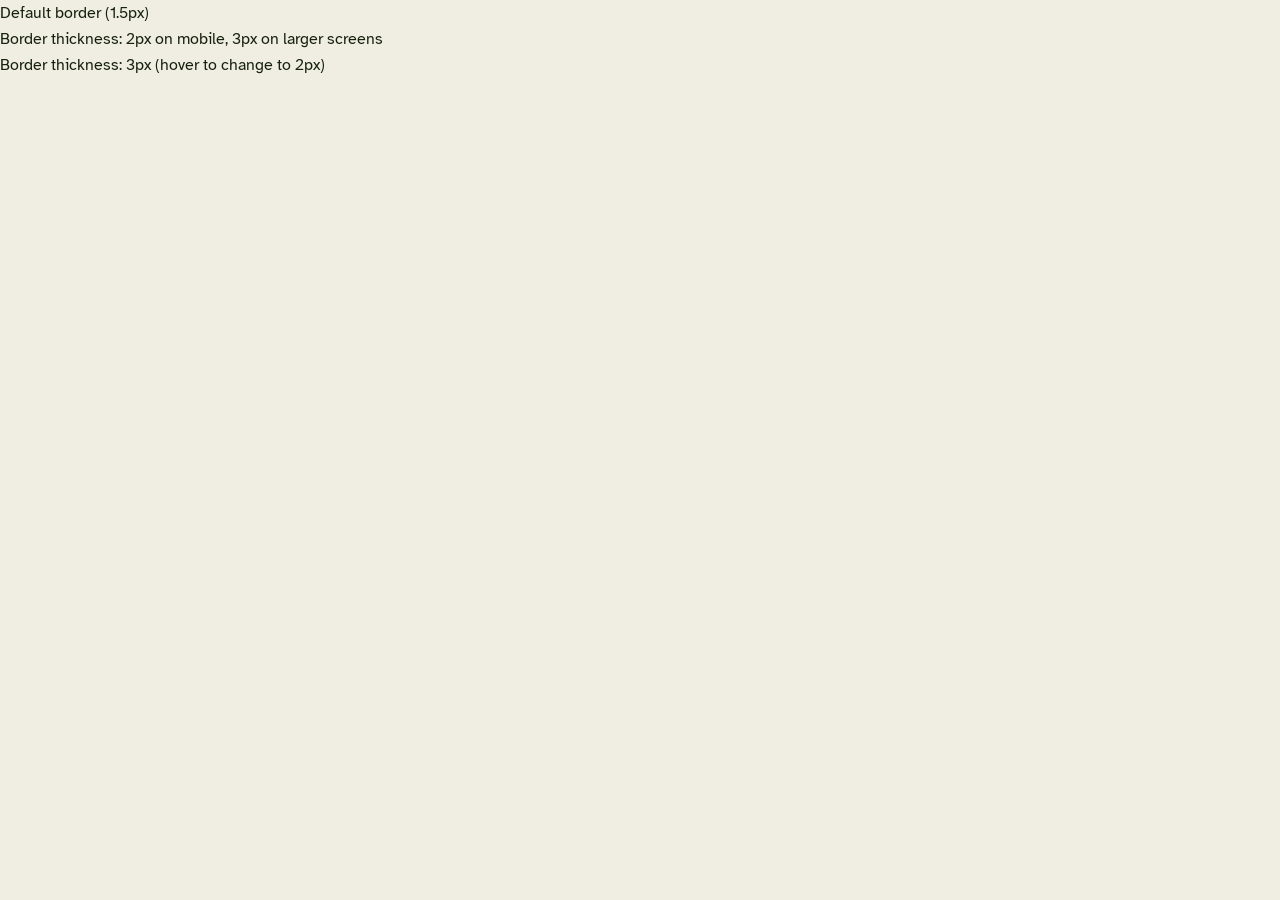
<file: practice/week-8/practice.html>
<!doctype html>
<html lang="en-IE">
  <head>
    <meta charset="utf-8" />
    <meta name="viewport" content="width=device-width, initial-scale=1" />
    <title>Week 8 practice</title>
    <link rel="preconnect" href="https://fonts.googleapis.com" />
    <link rel="preconnect" href="https://fonts.gstatic.com" crossorigin />
    <link
      href="https://fonts.googleapis.com/css2?family=Atkinson+Hyperlegible:ital,wght@0,400;0,700;1,400;1,700&family=Hanken+Grotesk:wght@500;700;800;900&display=swap"
      rel="stylesheet"
    />
    <link rel="stylesheet" href="assets/app.css" />
  </head>
  <body class="bg-paper font-sans leading-relaxed text-ink">
    <!-- A blank page wired to the same stylesheet as index.html, and to the same watcher: any class you type here is built automatically. Use it for the docs challenge and anything you want to break on purpose, so index.html keeps matching the guided build. -->

    <main class="space-y-6 p-6">
      <div class="border-rule p-6">Default border (1.5px)</div>

      <div class="border-rule-2 md:border-rule-3 p-6">
        Border thickness: 2px on mobile, 3px on larger screens
      </div>

      <div class="border-rule-3 hover:border-rule-2 p-6">
        Border thickness: 3px (hover to change to 2px)
      </div>
    </main>
  </body>
</html>
</file>
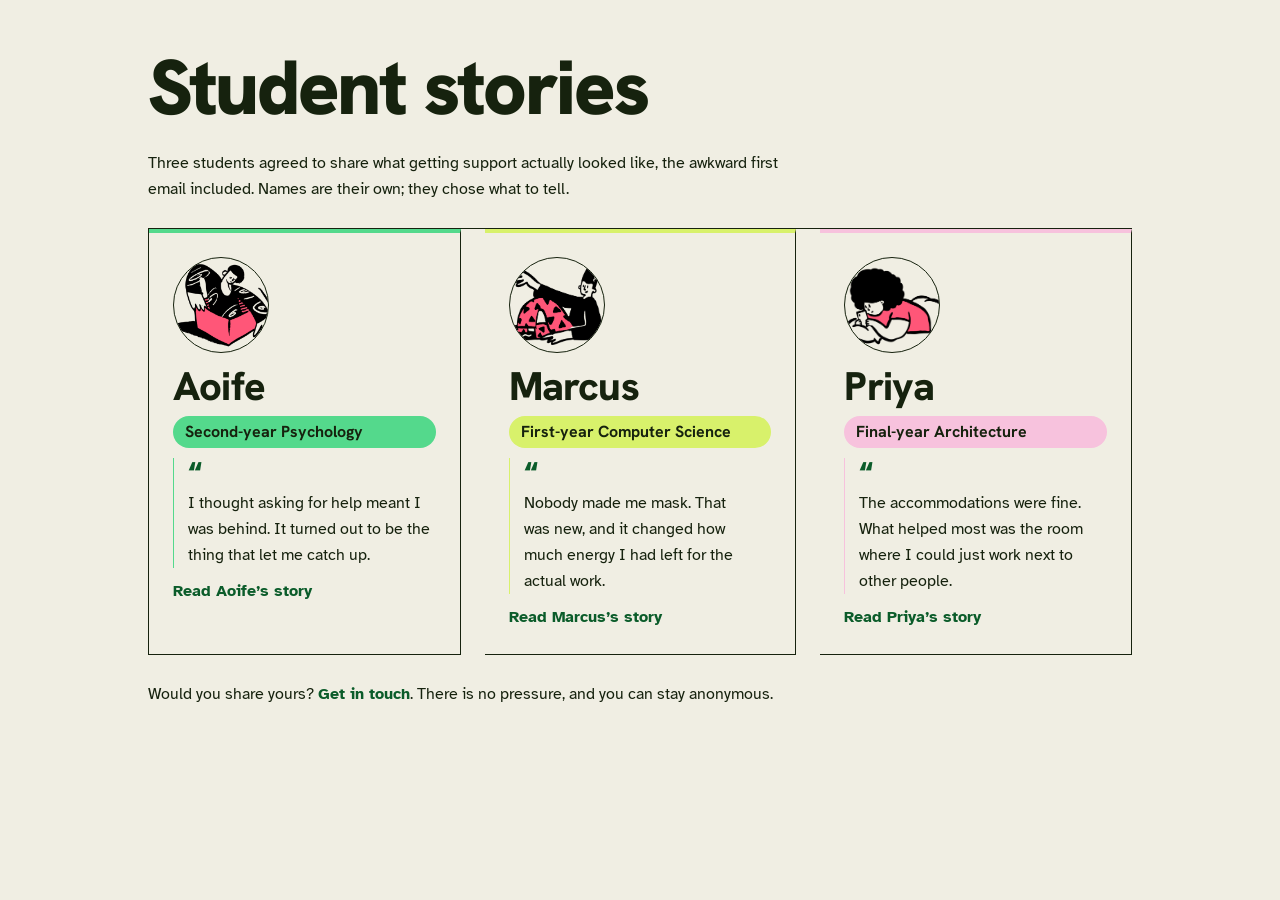
<file: practice/week-8/student-stories.html>
<!doctype html>
<html lang="en-IE">
  <head>
    <meta charset="utf-8" />
    <meta name="viewport" content="width=device-width, initial-scale=1" />
    <title>Week 8 starter: Compass student stories, utilities only</title>
    <link rel="preconnect" href="https://fonts.googleapis.com" />
    <link rel="preconnect" href="https://fonts.gstatic.com" crossorigin />
    <link
      href="https://fonts.googleapis.com/css2?family=Atkinson+Hyperlegible:ital,wght@0,400;0,700;1,400;1,700&family=Hanken+Grotesk:wght@500;700;800;900&display=swap"
      rel="stylesheet"
    />
    <link rel="stylesheet" href="assets/app.css" />
  </head>
  <body class="bg-paper font-sans leading-relaxed text-ink">
    <!-- Week 8 starter, for the in-class challenge. Compass's three story cards with every style written as utility classes. Headings and paragraphs keep their utilities in the solution too: Compass styles them in a part of its stylesheet this week doesn't cover. Your job is the cards. -->
    <main
      id="main"
      class="mx-auto max-w-5xl space-y-[clamp(1rem,0.8rem+1vw,1.75rem)] px-5 py-[clamp(2rem,1.5rem+2vw,3.5rem)]"
    >
      <h1
        class="font-display text-display leading-[0.98] font-black tracking-[-0.03em] text-balance"
      >
        Student stories
      </h1>
      <p class="max-w-[66ch] text-pretty">
        Three students agreed to share what getting support actually looked
        like, the awkward first email included. Names are their own; they chose
        what to tell.
      </p>

      <ul class="card-grid">
        <li class="flex max-w-none">
          <article
            class="group card border-t-green"
            aria-labelledby="story-aoife"
          >
            <div class="card_avatar" aria-hidden="true">
              <img
                src="assets/aoife-doodle.png"
                alt=""
                class="h-full w-full object-cover"
                width="400"
                height="322"
              />
            </div>
            <h2
              id="story-aoife"
              class="m-0 font-display text-h2 leading-[0.98] font-extrabold tracking-[-0.02em] text-balance"
            >
              Aoife
            </h2>
            <p class="person-meta bg-green">Second-year Psychology</p>
            <blockquote
              class="m-0 border-l-(length:--rule) border-green pl-3.5"
            >
              <span aria-hidden="true" class="card_quote-mark">&ldquo;</span>
              <p class="max-w-[66ch] text-pretty">
                I thought asking for help meant I was behind. It turned out to
                be the thing that let me catch up.
              </p>
            </blockquote>
            <p class="max-w-[66ch] text-pretty">
              <a class="card_cta" href="student-stories/aoife.html">
                Read Aoife&rsquo;s story
              </a>
            </p>
          </article>
        </li>
        <li class="flex max-w-none">
          <article
            class="group card border-t-lime"
            aria-labelledby="story-marcus"
          >
            <div class="card_avatar" aria-hidden="true">
              <img
                src="assets/marcus-doodle.png"
                alt=""
                class="h-full w-full object-cover"
                style="object-position: 88% 22%"
                width="400"
                height="271"
              />
            </div>
            <h2
              id="story-marcus"
              class="m-0 font-display text-h2 leading-[0.98] font-extrabold tracking-[-0.02em] text-balance"
            >
              Marcus
            </h2>
            <p class="person-meta bg-lime">First-year Computer Science</p>
            <blockquote class="m-0 border-l-(length:--rule) border-lime pl-3.5">
              <span aria-hidden="true" class="card_quote-mark">&ldquo;</span>
              <p class="max-w-[66ch] text-pretty">
                Nobody made me mask. That was new, and it changed how much
                energy I had left for the actual work.
              </p>
            </blockquote>
            <p class="max-w-[66ch] text-pretty">
              <a class="card_cta" href="student-stories/marcus.html"
                >Read Marcus&rsquo;s story</a
              >
            </p>
          </article>
        </li>
        <li class="flex max-w-none">
          <article
            class="group card border-t-pink"
            aria-labelledby="story-priya"
          >
            <div class="card_avatar" aria-hidden="true">
              <img
                src="assets/priya-doodle.png"
                alt=""
                class="h-full w-full object-cover"
                style="object-position: 18% 20%"
                width="400"
                height="231"
              />
            </div>
            <h2
              id="story-priya"
              class="m-0 font-display text-h2 leading-[0.98] font-extrabold tracking-[-0.02em] text-balance"
            >
              Priya
            </h2>
            <p class="person-meta bg-pink">Final-year Architecture</p>
            <blockquote class="m-0 border-l-(length:--rule) border-pink pl-3.5">
              <span aria-hidden="true" class="card_quote-mark">&ldquo;</span>
              <p class="max-w-[66ch] text-pretty">
                The accommodations were fine. What helped most was the room
                where I could just work next to other people.
              </p>
            </blockquote>
            <p class="max-w-[66ch] text-pretty">
              <a class="card_cta" href="student-stories/priya.html"
                >Read Priya&rsquo;s story</a
              >
            </p>
          </article>
        </li>
      </ul>

      <p class="max-w-[66ch] text-pretty">
        Would you share yours?
        <a
          class="font-bold text-link decoration-[0.1em] underline-offset-[0.25em] hover:decoration-[0.18em] focus-visible:outline-3 focus-visible:outline-offset-3 focus-visible:outline-link"
          href="request-support.html"
          >Get in touch</a
        >. There is no pressure, and you can stay anonymous.
      </p>
    </main>
  </body>
</html>
</file>
<file: assets/app.css>
/*! tailwindcss v4.3.3 | MIT License | https://tailwindcss.com */
@layer properties;
@layer theme, base, components, utilities;
@layer theme {
  :root, :host {
    --font-sans: "Atkinson Hyperlegible", system-ui, -apple-system, "Segoe UI", sans-serif;
    --font-mono: ui-monospace, SFMono-Regular, Menlo, Monaco, Consolas, "Liberation Mono",
      "Courier New", monospace;
    --color-gray-200: oklch(92.8% 0.006 264.531);
    --color-black: #000;
    --color-white: #fff;
    --spacing: 0.25rem;
    --container-sm: 24rem;
    --container-5xl: 64rem;
    --container-6xl: 72rem;
    --text-base: 1rem;
    --text-base--line-height: calc(1.5 / 1);
    --text-xl: 1.25rem;
    --text-xl--line-height: calc(1.75 / 1.25);
    --text-3xl: 1.875rem;
    --text-3xl--line-height: calc(2.25 / 1.875);
    --font-weight-normal: 400;
    --font-weight-bold: 700;
    --font-weight-extrabold: 800;
    --font-weight-black: 900;
    --tracking-tight: -0.025em;
    --leading-relaxed: 1.625;
    --radius-lg: 0.5rem;
    --radius-2xl: 1rem;
    --default-transition-duration: 150ms;
    --default-transition-timing-function: cubic-bezier(0.4, 0, 0.2, 1);
    --default-font-family: var(--font-sans);
    --default-mono-font-family: var(--font-mono);
    --font-display: "Hanken Grotesk", ui-sans-serif, system-ui, sans-serif;
    --color-paper: #f0eee3;
    --color-ink: #16220e;
    --color-ink-deep: #0a2107;
    --color-green: #54d98c;
    --color-lime: #d8f16b;
    --color-pink: #f7c2dd;
    --color-link: #0b5c2a;
    --color-on-light: #16220e;
    --color-on-dark: #f0eee3;
    --text-display: clamp(2.5rem, 1.6rem + 4vw, 5rem);
    --text-h2: clamp(1.75rem, 1.4rem + 1.6vw, 2.5rem);
  }
}
@layer base {
  *, ::after, ::before, ::backdrop, ::file-selector-button {
    box-sizing: border-box;
    margin: 0;
    padding: 0;
    border: 0 solid;
  }
  html, :host {
    line-height: 1.5;
    -webkit-text-size-adjust: 100%;
    tab-size: 4;
    font-family: var(--default-font-family, -apple-system, BlinkMacSystemFont, "Segoe UI", Roboto, "Helvetica Neue", "Noto Sans", Arial, sans-serif, "Apple Color Emoji", "Segoe UI Emoji", "Segoe UI Symbol", "Noto Color Emoji");
    font-feature-settings: var(--default-font-feature-settings, normal);
    font-variation-settings: var(--default-font-variation-settings, normal);
    -webkit-tap-highlight-color: transparent;
  }
  hr {
    height: 0;
    color: inherit;
    border-top-width: 1px;
  }
  abbr:where([title]) {
    -webkit-text-decoration: underline dotted;
    text-decoration: underline dotted;
  }
  h1, h2, h3, h4, h5, h6 {
    font-size: inherit;
    font-weight: inherit;
  }
  a {
    color: inherit;
    -webkit-text-decoration: inherit;
    text-decoration: inherit;
  }
  b, strong {
    font-weight: bolder;
  }
  code, kbd, samp, pre {
    font-family: var(--default-mono-font-family, ui-monospace, SFMono-Regular, Menlo, Monaco, Consolas, "Liberation Mono", "Courier New", monospace);
    font-feature-settings: var(--default-mono-font-feature-settings, normal);
    font-variation-settings: var(--default-mono-font-variation-settings, normal);
    font-size: 1em;
  }
  small {
    font-size: 80%;
  }
  sub, sup {
    font-size: 75%;
    line-height: 0;
    position: relative;
    vertical-align: baseline;
  }
  sub {
    bottom: -0.25em;
  }
  sup {
    top: -0.5em;
  }
  table {
    text-indent: 0;
    border-color: inherit;
    border-collapse: collapse;
  }
  :-moz-focusring:where(:not(iframe)) {
    outline: auto;
  }
  progress {
    vertical-align: baseline;
  }
  summary {
    display: list-item;
  }
  ol, ul, menu {
    list-style: none;
  }
  img, svg, video, canvas, audio, iframe, embed, object {
    display: block;
    vertical-align: middle;
  }
  img, video {
    max-width: 100%;
    height: auto;
  }
  button, input, select, optgroup, textarea, ::file-selector-button {
    font: inherit;
    font-feature-settings: inherit;
    font-variation-settings: inherit;
    letter-spacing: inherit;
    color: inherit;
    border-radius: 0;
    background-color: transparent;
    opacity: 1;
  }
  :where(select:is([multiple], [size])) optgroup {
    font-weight: bolder;
  }
  :where(select:is([multiple], [size])) optgroup option {
    padding-inline-start: 20px;
  }
  ::file-selector-button {
    margin-inline-end: 4px;
  }
  ::placeholder {
    opacity: 1;
  }
  @supports (not (-webkit-appearance: -apple-pay-button))  or (contain-intrinsic-size: 1px) {
    ::placeholder {
      color: currentcolor;
      @supports (color: color-mix(in lab, red, red)) {
        color: color-mix(in oklab, currentcolor 50%, transparent);
      }
    }
  }
  textarea {
    resize: vertical;
  }
  ::-webkit-search-decoration {
    -webkit-appearance: none;
  }
  ::-webkit-date-and-time-value {
    min-height: 1lh;
    text-align: inherit;
  }
  ::-webkit-datetime-edit {
    display: inline-flex;
  }
  ::-webkit-datetime-edit-fields-wrapper {
    padding: 0;
  }
  ::-webkit-datetime-edit, ::-webkit-datetime-edit-year-field, ::-webkit-datetime-edit-month-field, ::-webkit-datetime-edit-day-field, ::-webkit-datetime-edit-hour-field, ::-webkit-datetime-edit-minute-field, ::-webkit-datetime-edit-second-field, ::-webkit-datetime-edit-millisecond-field, ::-webkit-datetime-edit-meridiem-field {
    padding-block: 0;
  }
  ::-webkit-calendar-picker-indicator {
    line-height: 1;
  }
  :-moz-ui-invalid {
    box-shadow: none;
  }
  button, input:where([type="button"], [type="reset"], [type="submit"]), ::file-selector-button {
    appearance: button;
  }
  ::-webkit-inner-spin-button, ::-webkit-outer-spin-button {
    height: auto;
  }
  [hidden]:where(:not([hidden="until-found"])) {
    display: none !important;
  }
}
@layer utilities {
  .\@container {
    container-type: inline-size;
  }
  .visible {
    visibility: visible;
  }
  .m-0 {
    margin: 0px;
  }
  .mx-auto {
    margin-inline: auto;
  }
  .mt-3 {
    margin-top: calc(var(--spacing) * 3);
  }
  .mt-4 {
    margin-top: calc(var(--spacing) * 4);
  }
  .mt-6 {
    margin-top: calc(var(--spacing) * 6);
  }
  .mt-16 {
    margin-top: calc(var(--spacing) * 16);
  }
  .mr-2 {
    margin-right: calc(var(--spacing) * 2);
  }
  .mb-1 {
    margin-bottom: var(--spacing);
  }
  .mb-2 {
    margin-bottom: calc(var(--spacing) * 2);
  }
  .mb-3 {
    margin-bottom: calc(var(--spacing) * 3);
  }
  .mb-4 {
    margin-bottom: calc(var(--spacing) * 4);
  }
  .mb-8 {
    margin-bottom: calc(var(--spacing) * 8);
  }
  .ml-auto {
    margin-left: auto;
  }
  .contents {
    display: contents;
  }
  .flex {
    display: flex;
  }
  .grid {
    display: grid;
  }
  .hidden {
    display: none;
  }
  .inline-block {
    display: inline-block;
  }
  .inline-flex {
    display: inline-flex;
  }
  .table {
    display: table;
  }
  .size-3 {
    width: calc(var(--spacing) * 3);
    height: calc(var(--spacing) * 3);
  }
  .h-9 {
    height: calc(var(--spacing) * 9);
  }
  .h-10 {
    height: calc(var(--spacing) * 10);
  }
  .h-16 {
    height: calc(var(--spacing) * 16);
  }
  .h-full {
    height: 100%;
  }
  .min-h-\[70vh\] {
    min-height: 70vh;
  }
  .min-h-screen {
    min-height: 100vh;
  }
  .w-9 {
    width: calc(var(--spacing) * 9);
  }
  .w-10 {
    width: calc(var(--spacing) * 10);
  }
  .w-16 {
    width: calc(var(--spacing) * 16);
  }
  .w-fit {
    width: fit-content;
  }
  .w-full {
    width: 100%;
  }
  .max-w-5xl {
    max-width: var(--container-5xl);
  }
  .max-w-6xl {
    max-width: var(--container-6xl);
  }
  .max-w-\[66ch\] {
    max-width: 66ch;
  }
  .max-w-none {
    max-width: none;
  }
  .max-w-sm {
    max-width: var(--container-sm);
  }
  .min-w-0 {
    min-width: 0px;
  }
  .flex-shrink {
    flex-shrink: 1;
  }
  .shrink-0 {
    flex-shrink: 0;
  }
  .border-collapse {
    border-collapse: collapse;
  }
  .cursor-pointer {
    cursor: pointer;
  }
  .resize {
    resize: both;
  }
  .grid-cols-1 {
    grid-template-columns: repeat(1, minmax(0, 1fr));
  }
  .flex-col {
    flex-direction: column;
  }
  .flex-wrap {
    flex-wrap: wrap;
  }
  .items-center {
    align-items: center;
  }
  .justify-center {
    justify-content: center;
  }
  .gap-2 {
    gap: calc(var(--spacing) * 2);
  }
  .gap-3 {
    gap: calc(var(--spacing) * 3);
  }
  .gap-4 {
    gap: calc(var(--spacing) * 4);
  }
  .gap-6 {
    gap: calc(var(--spacing) * 6);
  }
  .gap-10 {
    gap: calc(var(--spacing) * 10);
  }
  :where(.space-y-6 > :not(:last-child)) {
    --tw-space-y-reverse: 0;
    margin-block-start: calc(calc(var(--spacing) * 6) * var(--tw-space-y-reverse));
    margin-block-end: calc(calc(var(--spacing) * 6) * calc(1 - var(--tw-space-y-reverse)));
  }
  :where(.space-y-\[clamp\(1rem\,0\.8rem\+1vw\,1\.75rem\)\] > :not(:last-child)) {
    --tw-space-y-reverse: 0;
    margin-block-start: calc(clamp(1rem, 0.8rem + 1vw, 1.75rem) * var(--tw-space-y-reverse));
    margin-block-end: calc(clamp(1rem, 0.8rem + 1vw, 1.75rem) * calc(1 - var(--tw-space-y-reverse)));
  }
  .rounded {
    border-radius: 0.25rem;
  }
  .rounded-2xl {
    border-radius: var(--radius-2xl);
  }
  .rounded-full {
    border-radius: calc(infinity * 1px);
  }
  .rounded-lg {
    border-radius: var(--radius-lg);
  }
  .border {
    border-style: var(--tw-border-style);
    border-width: 1px;
  }
  .border-\(length\:--rule\) {
    border-style: var(--tw-border-style);
    border-width: var(--rule);
  }
  .border-2 {
    border-style: var(--tw-border-style);
    border-width: 2px;
  }
  .border-y-\(length\:--rule\) {
    border-block-style: var(--tw-border-style);
    border-block-width: var(--rule);
  }
  .border-t-\(length\:--rule\) {
    border-top-style: var(--tw-border-style);
    border-top-width: var(--rule);
  }
  .border-t-4 {
    border-top-style: var(--tw-border-style);
    border-top-width: 4px;
  }
  .border-b-\(length\:--rule\) {
    border-bottom-style: var(--tw-border-style);
    border-bottom-width: var(--rule);
  }
  .border-l-\(length\:--rule\) {
    border-left-style: var(--tw-border-style);
    border-left-width: var(--rule);
  }
  .border-green {
    border-color: var(--color-green);
  }
  .border-ink {
    border-color: var(--color-ink);
  }
  .border-lime {
    border-color: var(--color-lime);
  }
  .border-pink {
    border-color: var(--color-pink);
  }
  .border-t-green {
    border-top-color: var(--color-green);
  }
  .border-t-lime {
    border-top-color: var(--color-lime);
  }
  .border-t-pink {
    border-top-color: var(--color-pink);
  }
  .bg-gray-200 {
    background-color: var(--color-gray-200);
  }
  .bg-green {
    background-color: var(--color-green);
  }
  .bg-ink-deep {
    background-color: var(--color-ink-deep);
  }
  .bg-lime {
    background-color: var(--color-lime);
  }
  .bg-paper {
    background-color: var(--color-paper);
  }
  .bg-pink {
    background-color: var(--color-pink);
  }
  .bg-transparent {
    background-color: transparent;
  }
  .bg-white {
    background-color: var(--color-white);
  }
  .object-cover {
    object-fit: cover;
  }
  .p-4 {
    padding: calc(var(--spacing) * 4);
  }
  .p-5 {
    padding: calc(var(--spacing) * 5);
  }
  .p-6 {
    padding: calc(var(--spacing) * 6);
  }
  .px-3 {
    padding-inline: calc(var(--spacing) * 3);
  }
  .px-4 {
    padding-inline: calc(var(--spacing) * 4);
  }
  .px-5 {
    padding-inline: calc(var(--spacing) * 5);
  }
  .px-6 {
    padding-inline: calc(var(--spacing) * 6);
  }
  .py-1 {
    padding-block: var(--spacing);
  }
  .py-1\.5 {
    padding-block: calc(var(--spacing) * 1.5);
  }
  .py-2 {
    padding-block: calc(var(--spacing) * 2);
  }
  .py-2\.5 {
    padding-block: calc(var(--spacing) * 2.5);
  }
  .py-3 {
    padding-block: calc(var(--spacing) * 3);
  }
  .py-4 {
    padding-block: calc(var(--spacing) * 4);
  }
  .py-12 {
    padding-block: calc(var(--spacing) * 12);
  }
  .py-14 {
    padding-block: calc(var(--spacing) * 14);
  }
  .py-\[clamp\(2\.5rem\,1\.5rem\+4vw\,5rem\)\] {
    padding-block: clamp(2.5rem, 1.5rem + 4vw, 5rem);
  }
  .py-\[clamp\(2\.25rem\,1\.5rem\+3vw\,4rem\)\] {
    padding-block: clamp(2.25rem, 1.5rem + 3vw, 4rem);
  }
  .py-\[clamp\(2rem\,1\.5rem\+2vw\,3\.5rem\)\] {
    padding-block: clamp(2rem, 1.5rem + 2vw, 3.5rem);
  }
  .pt-3 {
    padding-top: calc(var(--spacing) * 3);
  }
  .pt-16 {
    padding-top: calc(var(--spacing) * 16);
  }
  .pb-4 {
    padding-bottom: calc(var(--spacing) * 4);
  }
  .pb-6 {
    padding-bottom: calc(var(--spacing) * 6);
  }
  .pl-3 {
    padding-left: calc(var(--spacing) * 3);
  }
  .pl-3\.5 {
    padding-left: calc(var(--spacing) * 3.5);
  }
  .text-center {
    text-align: center;
  }
  .text-left {
    text-align: left;
  }
  .font-display {
    font-family: var(--font-display);
  }
  .font-sans {
    font-family: var(--font-sans);
  }
  .text-3xl {
    font-size: var(--text-3xl);
    line-height: var(--tw-leading, var(--text-3xl--line-height));
  }
  .text-base {
    font-size: var(--text-base);
    line-height: var(--tw-leading, var(--text-base--line-height));
  }
  .text-xl {
    font-size: var(--text-xl);
    line-height: var(--tw-leading, var(--text-xl--line-height));
  }
  .text-\[clamp\(2\.25rem\,1\.75rem\+2\.2vw\,3\.5rem\)\] {
    font-size: clamp(2.25rem, 1.75rem + 2.2vw, 3.5rem);
  }
  .text-\[clamp\(2rem\,1\.5rem\+2vw\,3rem\)\] {
    font-size: clamp(2rem, 1.5rem + 2vw, 3rem);
  }
  .text-display {
    font-size: var(--text-display);
  }
  .text-h2 {
    font-size: var(--text-h2);
  }
  .leading-\[0\.98\] {
    --tw-leading: 0.98;
    line-height: 0.98;
  }
  .leading-none {
    --tw-leading: 1;
    line-height: 1;
  }
  .leading-relaxed {
    --tw-leading: var(--leading-relaxed);
    line-height: var(--leading-relaxed);
  }
  .font-black {
    --tw-font-weight: var(--font-weight-black);
    font-weight: var(--font-weight-black);
  }
  .font-bold {
    --tw-font-weight: var(--font-weight-bold);
    font-weight: var(--font-weight-bold);
  }
  .font-extrabold {
    --tw-font-weight: var(--font-weight-extrabold);
    font-weight: var(--font-weight-extrabold);
  }
  .font-normal {
    --tw-font-weight: var(--font-weight-normal);
    font-weight: var(--font-weight-normal);
  }
  .tracking-\[-0\.02em\] {
    --tw-tracking: -0.02em;
    letter-spacing: -0.02em;
  }
  .tracking-\[-0\.03em\] {
    --tw-tracking: -0.03em;
    letter-spacing: -0.03em;
  }
  .tracking-\[0\.03em\] {
    --tw-tracking: 0.03em;
    letter-spacing: 0.03em;
  }
  .tracking-\[0\.08em\] {
    --tw-tracking: 0.08em;
    letter-spacing: 0.08em;
  }
  .tracking-tight {
    --tw-tracking: var(--tracking-tight);
    letter-spacing: var(--tracking-tight);
  }
  .text-balance {
    text-wrap: balance;
  }
  .text-pretty {
    text-wrap: pretty;
  }
  .text-wrap {
    text-wrap: wrap;
  }
  .break-words {
    overflow-wrap: break-word;
  }
  .text-black {
    color: var(--color-black);
  }
  .text-inherit {
    color: inherit;
  }
  .text-ink {
    color: var(--color-ink);
  }
  .text-link {
    color: var(--color-link);
  }
  .text-on-dark {
    color: var(--color-on-dark);
  }
  .text-on-light {
    color: var(--color-on-light);
  }
  .text-white {
    color: var(--color-white);
  }
  .uppercase {
    text-transform: uppercase;
  }
  .no-underline {
    text-decoration-line: none;
  }
  .underline {
    text-decoration-line: underline;
  }
  .decoration-\[0\.1em\] {
    text-decoration-thickness: 0.1em;
  }
  .underline-offset-\[0\.25em\] {
    text-underline-offset: 0.25em;
  }
  .outline {
    outline-style: var(--tw-outline-style);
    outline-width: 1px;
  }
  .transition-colors {
    transition-property: color, background-color, border-color, outline-color, text-decoration-color, fill, stroke, --tw-gradient-from, --tw-gradient-via, --tw-gradient-to;
    transition-timing-function: var(--tw-ease, var(--default-transition-timing-function));
    transition-duration: var(--tw-duration, var(--default-transition-duration));
  }
  .duration-120 {
    --tw-duration: 120ms;
    transition-duration: 120ms;
  }
  @media (hover: hover) {
    .hover\:bg-lime:hover {
      background-color: var(--color-lime);
    }
    .hover\:text-on-light:hover {
      color: var(--color-on-light);
    }
    .hover\:underline:hover {
      text-decoration-line: underline;
    }
    .hover\:decoration-green:hover {
      text-decoration-color: var(--color-green);
    }
    .hover\:decoration-\[0\.15em\]:hover {
      text-decoration-thickness: 0.15em;
    }
    .hover\:decoration-\[0\.18em\]:hover {
      text-decoration-thickness: 0.18em;
    }
    .hover\:underline-offset-\[0\.2em\]:hover {
      text-underline-offset: 0.2em;
    }
  }
  .focus-visible\:outline-2:focus-visible {
    outline-style: var(--tw-outline-style);
    outline-width: 2px;
  }
  .focus-visible\:outline-3:focus-visible {
    outline-style: var(--tw-outline-style);
    outline-width: 3px;
  }
  .focus-visible\:outline-4:focus-visible {
    outline-style: var(--tw-outline-style);
    outline-width: 4px;
  }
  .focus-visible\:outline-offset-2:focus-visible {
    outline-offset: 2px;
  }
  .focus-visible\:outline-offset-3:focus-visible {
    outline-offset: 3px;
  }
  .focus-visible\:outline-offset-4:focus-visible {
    outline-offset: 4px;
  }
  .focus-visible\:outline-link:focus-visible {
    outline-color: var(--color-link);
  }
  .has-checked\:border-ink-deep:has(:checked) {
    border-color: var(--color-ink-deep);
  }
  .has-checked\:bg-ink-deep:has(:checked) {
    background-color: var(--color-ink-deep);
  }
  .has-checked\:text-on-dark:has(:checked) {
    color: var(--color-on-dark);
  }
  .aria-\[current\=page\]\:underline[aria-current="page"] {
    text-decoration-line: underline;
  }
  .aria-\[current\=page\]\:decoration-ink[aria-current="page"] {
    text-decoration-color: var(--color-ink);
  }
  .aria-\[current\=page\]\:decoration-\[0\.15em\][aria-current="page"] {
    text-decoration-thickness: 0.15em;
  }
  .aria-\[current\=page\]\:underline-offset-\[0\.2em\][aria-current="page"] {
    text-underline-offset: 0.2em;
  }
  @media (prefers-reduced-motion: reduce) {
    .motion-reduce\:transition-none {
      transition-property: none;
    }
  }
  @media (width >= 40rem) {
    .sm\:block {
      display: block;
    }
    .sm\:grid-cols-2 {
      grid-template-columns: repeat(2, minmax(0, 1fr));
    }
    .sm\:grid-cols-\[minmax\(5rem\,12\%\)_1fr\] {
      grid-template-columns: minmax(5rem,12%) 1fr;
    }
    .sm\:flex-row {
      flex-direction: row;
    }
    .sm\:items-center {
      align-items: center;
    }
    .sm\:justify-between {
      justify-content: space-between;
    }
    .sm\:gap-6 {
      gap: calc(var(--spacing) * 6);
    }
    .sm\:border-t-0 {
      border-top-style: var(--tw-border-style);
      border-top-width: 0px;
    }
    .sm\:border-l-\(length\:--rule\) {
      border-left-style: var(--tw-border-style);
      border-left-width: var(--rule);
    }
    .sm\:py-20 {
      padding-block: calc(var(--spacing) * 20);
    }
    @media (width < 64rem) {
      .sm\:max-lg\:block {
        display: block;
      }
    }
  }
  @media (width >= 48rem) {
    .md\:items-start {
      align-items: flex-start;
    }
    .md\:gap-8 {
      gap: calc(var(--spacing) * 8);
    }
  }
  @media (width >= 64rem) {
    .lg\:hidden {
      display: none;
    }
    .lg\:grid-cols-\[1\.1fr_0\.9fr\] {
      grid-template-columns: 1.1fr 0.9fr;
    }
    .lg\:grid-cols-\[3fr_1fr\] {
      grid-template-columns: 3fr 1fr;
    }
  }
  @container (width >= 28rem) {
    .\@md\:flex-row {
      flex-direction: row;
    }
    .\@md\:items-center {
      align-items: center;
    }
  }
}
:root {
  --rule: 1.5px;
}
@property --tw-space-y-reverse {
  syntax: "*";
  inherits: false;
  initial-value: 0;
}
@property --tw-border-style {
  syntax: "*";
  inherits: false;
  initial-value: solid;
}
@property --tw-leading {
  syntax: "*";
  inherits: false;
}
@property --tw-font-weight {
  syntax: "*";
  inherits: false;
}
@property --tw-tracking {
  syntax: "*";
  inherits: false;
}
@property --tw-outline-style {
  syntax: "*";
  inherits: false;
  initial-value: solid;
}
@property --tw-duration {
  syntax: "*";
  inherits: false;
}
@layer properties {
  @supports ((-webkit-hyphens: none) and (not (margin-trim: inline))) or ((-moz-orient: inline) and (not (color:rgb(from red r g b)))) {
    *, ::before, ::after, ::backdrop {
      --tw-space-y-reverse: 0;
      --tw-border-style: solid;
      --tw-leading: initial;
      --tw-font-weight: initial;
      --tw-tracking: initial;
      --tw-outline-style: solid;
      --tw-duration: initial;
    }
  }
}
</file>
<file: docs/assets/app.css>
/*! tailwindcss v4.3.3 | MIT License | https://tailwindcss.com */
@layer properties{@supports (((-webkit-hyphens:none)) and (not (margin-trim:inline))) or ((-moz-orient:inline) and (not (color:rgb(from red r g b)))){*,:before,:after,::backdrop{--tw-rotate-x:initial;--tw-rotate-y:initial;--tw-rotate-z:initial;--tw-skew-x:initial;--tw-skew-y:initial;--tw-font-weight:initial;--tw-duration:initial;--tw-outline-style:solid;--tw-blur:initial;--tw-brightness:initial;--tw-contrast:initial;--tw-grayscale:initial;--tw-hue-rotate:initial;--tw-invert:initial;--tw-opacity:initial;--tw-saturate:initial;--tw-sepia:initial;--tw-drop-shadow:initial;--tw-drop-shadow-color:initial;--tw-drop-shadow-alpha:100%;--tw-drop-shadow-size:initial;--tw-border-style:solid}}}@layer theme{:root,:host{--font-sans:-apple-system, BlinkMacSystemFont, "Segoe UI", Roboto, "Helvetica Neue", "Noto Sans", Arial, sans-serif, "Apple Color Emoji", "Segoe UI Emoji", "Segoe UI Symbol", "Noto Color Emoji";--font-mono:ui-monospace, SFMono-Regular, Menlo, Monaco, Consolas, "Liberation Mono", "Courier New", monospace;--spacing:.25rem;--container-sm:24rem;--container-3xl:48rem;--container-5xl:64rem;--text-base:1rem;--text-base--line-height:calc(1.5 / 1);--text-xl:1.25rem;--text-xl--line-height:calc(1.75 / 1.25);--font-weight-normal:400;--font-weight-medium:500;--font-weight-bold:700;--font-weight-extrabold:800;--font-weight-black:900;--tracking-tight:-.025em;--leading-relaxed:1.625;--radius-lg:.5rem;--radius-2xl:1rem;--default-transition-duration:.15s;--default-transition-timing-function:cubic-bezier(.4, 0, .2, 1);--default-font-family:var(--font-sans);--default-mono-font-family:var(--font-mono);--color-text:#17324f;--color-background:#f4f8fc;--color-accent:#005eb8;--color-brand-hover:#004a91;--color-brand-deep:#003b71;--color-card:#e8f2fb;--color-card-hover:#d5e7f7;--color-on-accent:#fff;--text-body:1.375rem;--text-subheading:1.25rem;--text-heading:2.125rem;--text-title:2rem;--text-hero:2.5rem;--font-body:"Inter", sans-serif;--font-heading:"Inter", sans-serif}}@layer base{*,:after,:before,::backdrop{box-sizing:border-box;border:0 solid;margin:0;padding:0}::file-selector-button{box-sizing:border-box;border:0 solid;margin:0;padding:0}html,:host{-webkit-text-size-adjust:100%;tab-size:4;line-height:1.5;font-family:var(--default-font-family,-apple-system, BlinkMacSystemFont, "Segoe UI", Roboto, "Helvetica Neue", "Noto Sans", Arial, sans-serif, "Apple Color Emoji", "Segoe UI Emoji", "Segoe UI Symbol", "Noto Color Emoji");font-feature-settings:var(--default-font-feature-settings,normal);font-variation-settings:var(--default-font-variation-settings,normal);-webkit-tap-highlight-color:transparent}hr{height:0;color:inherit;border-top-width:1px}abbr:where([title]){-webkit-text-decoration:underline dotted;text-decoration:underline dotted}h1,h2,h3,h4,h5,h6{font-size:inherit;font-weight:inherit}a{color:inherit;-webkit-text-decoration:inherit;-webkit-text-decoration:inherit;-webkit-text-decoration:inherit;text-decoration:inherit}b,strong{font-weight:bolder}code,kbd,samp,pre{font-family:var(--default-mono-font-family,ui-monospace, SFMono-Regular, Menlo, Monaco, Consolas, "Liberation Mono", "Courier New", monospace);font-feature-settings:var(--default-mono-font-feature-settings,normal);font-variation-settings:var(--default-mono-font-variation-settings,normal);font-size:1em}small{font-size:80%}sub,sup{vertical-align:baseline;font-size:75%;line-height:0;position:relative}sub{bottom:-.25em}sup{top:-.5em}table{text-indent:0;border-color:inherit;border-collapse:collapse}:-moz-focusring:where(:not(iframe)){outline:auto}progress{vertical-align:baseline}summary{display:list-item}ol,ul,menu{list-style:none}img,svg,video,canvas,audio,iframe,embed,object{vertical-align:middle;display:block}img,video{max-width:100%;height:auto}button,input,select,optgroup,textarea{font:inherit;font-feature-settings:inherit;font-variation-settings:inherit;letter-spacing:inherit;color:inherit;opacity:1;background-color:#0000;border-radius:0}::file-selector-button{font:inherit;font-feature-settings:inherit;font-variation-settings:inherit;letter-spacing:inherit;color:inherit;opacity:1;background-color:#0000;border-radius:0}:where(select:is([multiple],[size])) optgroup{font-weight:bolder}:where(select:is([multiple],[size])) optgroup option{padding-inline-start:20px}::file-selector-button{margin-inline-end:4px}::placeholder{opacity:1}@supports (not ((-webkit-appearance:-apple-pay-button))) or (contain-intrinsic-size:1px){::placeholder{color:currentColor}@supports (color:color-mix(in lab, red, red)){::placeholder{color:color-mix(in oklab, currentcolor 50%, transparent)}}}textarea{resize:vertical}::-webkit-search-decoration{-webkit-appearance:none}::-webkit-date-and-time-value{min-height:1lh;text-align:inherit}::-webkit-datetime-edit{display:inline-flex}::-webkit-datetime-edit-fields-wrapper{padding:0}::-webkit-datetime-edit{padding-block:0}::-webkit-datetime-edit-year-field{padding-block:0}::-webkit-datetime-edit-month-field{padding-block:0}::-webkit-datetime-edit-day-field{padding-block:0}::-webkit-datetime-edit-hour-field{padding-block:0}::-webkit-datetime-edit-minute-field{padding-block:0}::-webkit-datetime-edit-second-field{padding-block:0}::-webkit-datetime-edit-millisecond-field{padding-block:0}::-webkit-datetime-edit-meridiem-field{padding-block:0}::-webkit-calendar-picker-indicator{line-height:1}:-moz-ui-invalid{box-shadow:none}button,input:where([type=button],[type=reset],[type=submit]){appearance:button}::file-selector-button{appearance:button}::-webkit-inner-spin-button{height:auto}::-webkit-outer-spin-button{height:auto}[hidden]:where(:not([hidden=until-found])){display:none!important}}@layer components{.btn{cursor:pointer;border-radius:var(--radius-lg);border-style:var(--tw-border-style);padding-inline:calc(var(--spacing) * 6);padding-block:calc(var(--spacing) * 3);font-family:var(--font-body);font-size:var(--text-body);border-width:2px}}@layer utilities{.mx-auto{margin-inline:auto}.mt-6{margin-top:calc(var(--spacing) * 6)}.mb-2{margin-bottom:calc(var(--spacing) * 2)}.mb-4{margin-bottom:calc(var(--spacing) * 4)}.mb-8{margin-bottom:calc(var(--spacing) * 8)}.flex{display:flex}.grid{display:grid}.h-16{height:calc(var(--spacing) * 16)}.h-\[69px\]{height:69px}.min-h-screen{min-height:100vh}.w-16{width:calc(var(--spacing) * 16)}.w-\[69px\]{width:69px}.w-fit{width:fit-content}.w-full{width:100%}.max-w-3xl{max-width:var(--container-3xl)}.max-w-\[1120px\]{max-width:1120px}.max-w-\[1312px\]{max-width:1312px}.transform{transform:var(--tw-rotate-x,) var(--tw-rotate-y,) var(--tw-rotate-z,) var(--tw-skew-x,) var(--tw-skew-y,)}.flex-col{flex-direction:column}.flex-wrap{flex-wrap:wrap}.items-center{align-items:center}.justify-between{justify-content:space-between}.gap-4{gap:calc(var(--spacing) * 4)}.gap-6{gap:calc(var(--spacing) * 6)}.gap-8{gap:calc(var(--spacing) * 8)}.rounded{border-radius:.25rem}.rounded-lg{border-radius:var(--radius-lg)}.border-accent{border-color:var(--color-accent)}.border-on-accent{border-color:var(--color-on-accent)}.bg-accent{background-color:var(--color-accent)}.bg-background{background-color:var(--color-background)}.bg-brand-deep{background-color:var(--color-brand-deep)}.bg-brand-hover{background-color:var(--color-brand-hover)}.bg-card{background-color:var(--color-card)}.bg-card-hover{background-color:var(--color-card-hover)}.p-4{padding:calc(var(--spacing) * 4)}.px-6{padding-inline:calc(var(--spacing) * 6)}.py-5{padding-block:calc(var(--spacing) * 5)}.py-16{padding-block:calc(var(--spacing) * 16)}.text-center{text-align:center}.font-body{font-family:var(--font-body)}.font-heading{font-family:var(--font-heading)}.text-body{font-size:var(--text-body)}.text-heading{font-size:var(--text-heading)}.text-hero{font-size:var(--text-hero)}.text-subheading{font-size:var(--text-subheading)}.text-title{font-size:var(--text-title)}.font-bold{--tw-font-weight:var(--font-weight-bold);font-weight:var(--font-weight-bold)}.font-medium{--tw-font-weight:var(--font-weight-medium);font-weight:var(--font-weight-medium)}.text-accent{color:var(--color-accent)}.text-on-accent{color:var(--color-on-accent)}.text-text{color:var(--color-text)}.underline{text-decoration-line:underline}.transition-colors{transition-property:color,background-color,border-color,outline-color,text-decoration-color,fill,stroke,--tw-gradient-from,--tw-gradient-via,--tw-gradient-to;transition-timing-function:var(--tw-ease,var(--default-transition-timing-function));transition-duration:var(--tw-duration,var(--default-transition-duration))}.duration-150{--tw-duration:.15s;transition-duration:.15s}@media (hover:hover){.hover\:bg-brand-hover:hover{background-color:var(--color-brand-hover)}.hover\:underline:hover{text-decoration-line:underline}}.focus-visible\:outline-2:focus-visible{outline-style:var(--tw-outline-style);outline-width:2px}.focus-visible\:outline-4:focus-visible{outline-style:var(--tw-outline-style);outline-width:4px}.focus-visible\:outline-offset-2:focus-visible{outline-offset:2px}.focus-visible\:outline-offset-4:focus-visible{outline-offset:4px}.focus-visible\:outline-accent:focus-visible{outline-color:var(--color-accent)}.focus-visible\:outline-on-accent:focus-visible{outline-color:var(--color-on-accent)}.active\:bg-brand-deep:active{background-color:var(--color-brand-deep)}.aria-\[current\=page\]\:font-bold[aria-current=page]{--tw-font-weight:var(--font-weight-bold);font-weight:var(--font-weight-bold)}.aria-\[current\=page\]\:underline[aria-current=page]{text-decoration-line:underline}@media (prefers-reduced-motion:reduce){.motion-reduce\:transition-none{transition-property:none}}@media (min-width:48rem){.md\:grid-cols-2{grid-template-columns:repeat(2,minmax(0,1fr))}}[data-theme=dark] .dark\:brightness-75{--tw-brightness:brightness(75%);filter:var(--tw-blur,) var(--tw-brightness,) var(--tw-contrast,) var(--tw-grayscale,) var(--tw-hue-rotate,) var(--tw-invert,) var(--tw-saturate,) var(--tw-sepia,) var(--tw-drop-shadow,)}}[data-theme=dark]{--color-text:#f1f6fc;--color-background:#101d2d;--color-accent:#4da3ff;--color-border:#6985a3;--color-brand-hover:#80beff;--color-brand-deep:#3d91e8;--color-card:#1b3047;--color-card-hover:#29445f;--color-white:#17283b;--color-on-accent:#101d2d}@property --tw-rotate-x{syntax:"*";inherits:false}@property --tw-rotate-y{syntax:"*";inherits:false}@property --tw-rotate-z{syntax:"*";inherits:false}@property --tw-skew-x{syntax:"*";inherits:false}@property --tw-skew-y{syntax:"*";inherits:false}@property --tw-font-weight{syntax:"*";inherits:false}@property --tw-duration{syntax:"*";inherits:false}@property --tw-outline-style{syntax:"*";inherits:false;initial-value:solid}@property --tw-blur{syntax:"*";inherits:false}@property --tw-brightness{syntax:"*";inherits:false}@property --tw-contrast{syntax:"*";inherits:false}@property --tw-grayscale{syntax:"*";inherits:false}@property --tw-hue-rotate{syntax:"*";inherits:false}@property --tw-invert{syntax:"*";inherits:false}@property --tw-opacity{syntax:"*";inherits:false}@property --tw-saturate{syntax:"*";inherits:false}@property --tw-sepia{syntax:"*";inherits:false}@property --tw-drop-shadow{syntax:"*";inherits:false}@property --tw-drop-shadow-color{syntax:"*";inherits:false}@property --tw-drop-shadow-alpha{syntax:"<percentage>";inherits:false;initial-value:100%}@property --tw-drop-shadow-size{syntax:"*";inherits:false}@property --tw-border-style{syntax:"*";inherits:false;initial-value:solid}
</file>
<file: practice/week-8/assets/app.css>
/*! tailwindcss v4.3.3 | MIT License | https://tailwindcss.com */
@layer properties;
@layer theme, base, components, utilities;
@layer theme {
  :root, :host {
    --font-sans: "Atkinson Hyperlegible", system-ui, -apple-system, "Segoe UI", sans-serif;
    --font-mono: ui-monospace, SFMono-Regular, Menlo, Monaco, Consolas, "Liberation Mono",
      "Courier New", monospace;
    --spacing: 0.25rem;
    --container-5xl: 64rem;
    --text-base: 1rem;
    --text-base--line-height: calc(1.5 / 1);
    --text-xl: 1.25rem;
    --text-xl--line-height: calc(1.75 / 1.25);
    --text-3xl: 1.875rem;
    --text-3xl--line-height: calc(2.25 / 1.875);
    --font-weight-normal: 400;
    --font-weight-bold: 700;
    --font-weight-extrabold: 800;
    --font-weight-black: 900;
    --tracking-tight: -0.025em;
    --leading-relaxed: 1.625;
    --default-transition-duration: 150ms;
    --default-transition-timing-function: cubic-bezier(0.4, 0, 0.2, 1);
    --default-font-family: var(--font-sans);
    --default-mono-font-family: var(--font-mono);
    --font-display: "Hanken Grotesk", ui-sans-serif, system-ui, sans-serif;
    --color-paper: #f0eee3;
    --color-ink: #16220e;
    --color-ink-deep: #0a2107;
    --color-green: #54d98c;
    --color-lime: #d8f16b;
    --color-pink: #f7c2dd;
    --color-link: #0b5c2a;
    --color-on-light: #16220e;
    --color-on-dark: #f0eee3;
    --text-display: clamp(2.5rem, 1.6rem + 4vw, 5rem);
    --text-h2: clamp(1.75rem, 1.4rem + 1.6vw, 2.5rem);
  }
}
@layer base {
  *, ::after, ::before, ::backdrop, ::file-selector-button {
    box-sizing: border-box;
    margin: 0;
    padding: 0;
    border: 0 solid;
  }
  html, :host {
    line-height: 1.5;
    -webkit-text-size-adjust: 100%;
    tab-size: 4;
    font-family: var(--default-font-family, -apple-system, BlinkMacSystemFont, "Segoe UI", Roboto, "Helvetica Neue", "Noto Sans", Arial, sans-serif, "Apple Color Emoji", "Segoe UI Emoji", "Segoe UI Symbol", "Noto Color Emoji");
    font-feature-settings: var(--default-font-feature-settings, normal);
    font-variation-settings: var(--default-font-variation-settings, normal);
    -webkit-tap-highlight-color: transparent;
  }
  hr {
    height: 0;
    color: inherit;
    border-top-width: 1px;
  }
  abbr:where([title]) {
    -webkit-text-decoration: underline dotted;
    text-decoration: underline dotted;
  }
  h1, h2, h3, h4, h5, h6 {
    font-size: inherit;
    font-weight: inherit;
  }
  a {
    color: inherit;
    -webkit-text-decoration: inherit;
    text-decoration: inherit;
  }
  b, strong {
    font-weight: bolder;
  }
  code, kbd, samp, pre {
    font-family: var(--default-mono-font-family, ui-monospace, SFMono-Regular, Menlo, Monaco, Consolas, "Liberation Mono", "Courier New", monospace);
    font-feature-settings: var(--default-mono-font-feature-settings, normal);
    font-variation-settings: var(--default-mono-font-variation-settings, normal);
    font-size: 1em;
  }
  small {
    font-size: 80%;
  }
  sub, sup {
    font-size: 75%;
    line-height: 0;
    position: relative;
    vertical-align: baseline;
  }
  sub {
    bottom: -0.25em;
  }
  sup {
    top: -0.5em;
  }
  table {
    text-indent: 0;
    border-color: inherit;
    border-collapse: collapse;
  }
  :-moz-focusring:where(:not(iframe)) {
    outline: auto;
  }
  progress {
    vertical-align: baseline;
  }
  summary {
    display: list-item;
  }
  ol, ul, menu {
    list-style: none;
  }
  img, svg, video, canvas, audio, iframe, embed, object {
    display: block;
    vertical-align: middle;
  }
  img, video {
    max-width: 100%;
    height: auto;
  }
  button, input, select, optgroup, textarea, ::file-selector-button {
    font: inherit;
    font-feature-settings: inherit;
    font-variation-settings: inherit;
    letter-spacing: inherit;
    color: inherit;
    border-radius: 0;
    background-color: transparent;
    opacity: 1;
  }
  :where(select:is([multiple], [size])) optgroup {
    font-weight: bolder;
  }
  :where(select:is([multiple], [size])) optgroup option {
    padding-inline-start: 20px;
  }
  ::file-selector-button {
    margin-inline-end: 4px;
  }
  ::placeholder {
    opacity: 1;
  }
  @supports (not (-webkit-appearance: -apple-pay-button))  or (contain-intrinsic-size: 1px) {
    ::placeholder {
      color: currentcolor;
      @supports (color: color-mix(in lab, red, red)) {
        color: color-mix(in oklab, currentcolor 50%, transparent);
      }
    }
  }
  textarea {
    resize: vertical;
  }
  ::-webkit-search-decoration {
    -webkit-appearance: none;
  }
  ::-webkit-date-and-time-value {
    min-height: 1lh;
    text-align: inherit;
  }
  ::-webkit-datetime-edit {
    display: inline-flex;
  }
  ::-webkit-datetime-edit-fields-wrapper {
    padding: 0;
  }
  ::-webkit-datetime-edit, ::-webkit-datetime-edit-year-field, ::-webkit-datetime-edit-month-field, ::-webkit-datetime-edit-day-field, ::-webkit-datetime-edit-hour-field, ::-webkit-datetime-edit-minute-field, ::-webkit-datetime-edit-second-field, ::-webkit-datetime-edit-millisecond-field, ::-webkit-datetime-edit-meridiem-field {
    padding-block: 0;
  }
  ::-webkit-calendar-picker-indicator {
    line-height: 1;
  }
  :-moz-ui-invalid {
    box-shadow: none;
  }
  button, input:where([type="button"], [type="reset"], [type="submit"]), ::file-selector-button {
    appearance: button;
  }
  ::-webkit-inner-spin-button, ::-webkit-outer-spin-button {
    height: auto;
  }
  [hidden]:where(:not([hidden="until-found"])) {
    display: none !important;
  }
}
@layer utilities {
  .m-0 {
    margin: 0px;
  }
  .mx-auto {
    margin-inline: auto;
  }
  .mt-3 {
    margin-top: calc(var(--spacing) * 3);
  }
  .mt-4 {
    margin-top: calc(var(--spacing) * 4);
  }
  .mt-6 {
    margin-top: calc(var(--spacing) * 6);
  }
  .mt-16 {
    margin-top: calc(var(--spacing) * 16);
  }
  .mr-2 {
    margin-right: calc(var(--spacing) * 2);
  }
  .ml-auto {
    margin-left: auto;
  }
  .contents {
    display: contents;
  }
  .flex {
    display: flex;
  }
  .size-3 {
    width: calc(var(--spacing) * 3);
    height: calc(var(--spacing) * 3);
  }
  .h-full {
    height: 100%;
  }
  .w-full {
    width: 100%;
  }
  .max-w-5xl {
    max-width: var(--container-5xl);
  }
  .max-w-\[66ch\] {
    max-width: 66ch;
  }
  .max-w-none {
    max-width: none;
  }
  .cursor-pointer {
    cursor: pointer;
  }
  .flex-wrap {
    flex-wrap: wrap;
  }
  .items-center {
    align-items: center;
  }
  .gap-2 {
    gap: calc(var(--spacing) * 2);
  }
  .gap-3 {
    gap: calc(var(--spacing) * 3);
  }
  .gap-4 {
    gap: calc(var(--spacing) * 4);
  }
  :where(.space-y-\[clamp\(1rem\,0\.8rem\+1vw\,1\.75rem\)\] > :not(:last-child)) {
    --tw-space-y-reverse: 0;
    margin-block-start: calc(clamp(1rem, 0.8rem + 1vw, 1.75rem) * var(--tw-space-y-reverse));
    margin-block-end: calc(clamp(1rem, 0.8rem + 1vw, 1.75rem) * calc(1 - var(--tw-space-y-reverse)));
  }
  .rounded-full {
    border-radius: calc(infinity * 1px);
  }
  .border-\(length\:--rule\) {
    border-style: var(--tw-border-style);
    border-width: var(--rule);
  }
  .border-t-4 {
    border-top-style: var(--tw-border-style);
    border-top-width: 4px;
  }
  .border-b-\(length\:--rule\) {
    border-bottom-style: var(--tw-border-style);
    border-bottom-width: var(--rule);
  }
  .border-l-\(length\:--rule\) {
    border-left-style: var(--tw-border-style);
    border-left-width: var(--rule);
  }
  .border-green {
    border-color: var(--color-green);
  }
  .border-ink {
    border-color: var(--color-ink);
  }
  .border-lime {
    border-color: var(--color-lime);
  }
  .border-pink {
    border-color: var(--color-pink);
  }
  .border-t-green {
    border-top-color: var(--color-green);
  }
  .border-t-lime {
    border-top-color: var(--color-lime);
  }
  .border-t-pink {
    border-top-color: var(--color-pink);
  }
  .bg-green {
    background-color: var(--color-green);
  }
  .bg-lime {
    background-color: var(--color-lime);
  }
  .bg-paper {
    background-color: var(--color-paper);
  }
  .bg-pink {
    background-color: var(--color-pink);
  }
  .object-cover {
    object-fit: cover;
  }
  .px-3 {
    padding-inline: calc(var(--spacing) * 3);
  }
  .px-4 {
    padding-inline: calc(var(--spacing) * 4);
  }
  .px-5 {
    padding-inline: calc(var(--spacing) * 5);
  }
  .py-1 {
    padding-block: var(--spacing);
  }
  .py-1\.5 {
    padding-block: calc(var(--spacing) * 1.5);
  }
  .py-4 {
    padding-block: calc(var(--spacing) * 4);
  }
  .py-12 {
    padding-block: calc(var(--spacing) * 12);
  }
  .py-\[clamp\(2rem\,1\.5rem\+2vw\,3\.5rem\)\] {
    padding-block: clamp(2rem, 1.5rem + 2vw, 3.5rem);
  }
  .pt-3 {
    padding-top: calc(var(--spacing) * 3);
  }
  .pb-4 {
    padding-bottom: calc(var(--spacing) * 4);
  }
  .pl-3\.5 {
    padding-left: calc(var(--spacing) * 3.5);
  }
  .font-display {
    font-family: var(--font-display);
  }
  .font-sans {
    font-family: var(--font-sans);
  }
  .text-base {
    font-size: var(--text-base);
    line-height: var(--tw-leading, var(--text-base--line-height));
  }
  .text-xl {
    font-size: var(--text-xl);
    line-height: var(--tw-leading, var(--text-xl--line-height));
  }
  .text-display {
    font-size: var(--text-display);
  }
  .text-h2 {
    font-size: var(--text-h2);
  }
  .leading-\[0\.98\] {
    --tw-leading: 0.98;
    line-height: 0.98;
  }
  .leading-none {
    --tw-leading: 1;
    line-height: 1;
  }
  .leading-relaxed {
    --tw-leading: var(--leading-relaxed);
    line-height: var(--leading-relaxed);
  }
  .font-black {
    --tw-font-weight: var(--font-weight-black);
    font-weight: var(--font-weight-black);
  }
  .font-bold {
    --tw-font-weight: var(--font-weight-bold);
    font-weight: var(--font-weight-bold);
  }
  .font-extrabold {
    --tw-font-weight: var(--font-weight-extrabold);
    font-weight: var(--font-weight-extrabold);
  }
  .font-normal {
    --tw-font-weight: var(--font-weight-normal);
    font-weight: var(--font-weight-normal);
  }
  .tracking-\[-0\.02em\] {
    --tw-tracking: -0.02em;
    letter-spacing: -0.02em;
  }
  .tracking-\[-0\.03em\] {
    --tw-tracking: -0.03em;
    letter-spacing: -0.03em;
  }
  .tracking-tight {
    --tw-tracking: var(--tracking-tight);
    letter-spacing: var(--tracking-tight);
  }
  .text-balance {
    text-wrap: balance;
  }
  .text-pretty {
    text-wrap: pretty;
  }
  .text-ink {
    color: var(--color-ink);
  }
  .text-link {
    color: var(--color-link);
  }
  .text-on-light {
    color: var(--color-on-light);
  }
  .no-underline {
    text-decoration-line: none;
  }
  .decoration-\[0\.1em\] {
    text-decoration-thickness: 0.1em;
  }
  .underline-offset-\[0\.25em\] {
    text-underline-offset: 0.25em;
  }
  .transition-colors {
    transition-property: color, background-color, border-color, outline-color, text-decoration-color, fill, stroke, --tw-gradient-from, --tw-gradient-via, --tw-gradient-to;
    transition-timing-function: var(--tw-ease, var(--default-transition-timing-function));
    transition-duration: var(--tw-duration, var(--default-transition-duration));
  }
  .duration-120 {
    --tw-duration: 120ms;
    transition-duration: 120ms;
  }
  @media (hover: hover) {
    .hover\:bg-lime:hover {
      background-color: var(--color-lime);
    }
    .hover\:text-on-light:hover {
      color: var(--color-on-light);
    }
    .hover\:underline:hover {
      text-decoration-line: underline;
    }
    .hover\:decoration-green:hover {
      text-decoration-color: var(--color-green);
    }
    .hover\:decoration-\[0\.15em\]:hover {
      text-decoration-thickness: 0.15em;
    }
    .hover\:decoration-\[0\.18em\]:hover {
      text-decoration-thickness: 0.18em;
    }
    .hover\:underline-offset-\[0\.2em\]:hover {
      text-underline-offset: 0.2em;
    }
  }
  .focus-visible\:outline-3:focus-visible {
    outline-style: var(--tw-outline-style);
    outline-width: 3px;
  }
  .focus-visible\:outline-offset-3:focus-visible {
    outline-offset: 3px;
  }
  .focus-visible\:outline-link:focus-visible {
    outline-color: var(--color-link);
  }
  .has-checked\:border-ink-deep:has(:checked) {
    border-color: var(--color-ink-deep);
  }
  .has-checked\:bg-ink-deep:has(:checked) {
    background-color: var(--color-ink-deep);
  }
  .has-checked\:text-on-dark:has(:checked) {
    color: var(--color-on-dark);
  }
  .aria-\[current\=page\]\:underline[aria-current="page"] {
    text-decoration-line: underline;
  }
  .aria-\[current\=page\]\:decoration-ink[aria-current="page"] {
    text-decoration-color: var(--color-ink);
  }
  .aria-\[current\=page\]\:decoration-\[0\.15em\][aria-current="page"] {
    text-decoration-thickness: 0.15em;
  }
  .aria-\[current\=page\]\:underline-offset-\[0\.2em\][aria-current="page"] {
    text-underline-offset: 0.2em;
  }
  @media (prefers-reduced-motion: reduce) {
    .motion-reduce\:transition-none {
      transition-property: none;
    }
  }
}
:root {
  --rule: 1.5px;
}
@layer components {
  .btn {
    display: inline-block;
    cursor: pointer;
    border-style: var(--tw-border-style);
    border-width: var(--rule);
    border-color: var(--color-ink);
    background-color: transparent;
    padding-inline: calc(var(--spacing) * 6);
    padding-block: calc(var(--spacing) * 2.5);
    font-family: var(--font-display);
    --tw-font-weight: var(--font-weight-extrabold);
    font-weight: var(--font-weight-extrabold);
    color: var(--color-ink);
    text-decoration-line: none;
    transition-property: color, background-color, border-color, outline-color, text-decoration-color, fill, stroke, --tw-gradient-from, --tw-gradient-via, --tw-gradient-to;
    transition-timing-function: var(--tw-ease, var(--default-transition-timing-function));
    transition-duration: var(--tw-duration, var(--default-transition-duration));
    --tw-duration: 120ms;
    transition-duration: 120ms;
    &:hover {
      @media (hover: hover) {
        border-color: var(--color-link);
      }
    }
    &:hover {
      @media (hover: hover) {
        background-color: var(--color-ink-deep);
      }
    }
    &:hover {
      @media (hover: hover) {
        color: var(--color-on-dark);
      }
    }
    &:focus-visible {
      outline-style: var(--tw-outline-style);
      outline-width: 3px;
    }
    &:focus-visible {
      outline-offset: 3px;
    }
    &:focus-visible {
      outline-color: var(--color-link);
    }
    &:active {
      background-color: var(--color-ink);
    }
    @media (prefers-reduced-motion: reduce) {
      transition-property: none;
    }
  }
  .card-grid {
    display: grid;
    list-style-type: none;
    grid-template-columns: repeat(auto-fill,minmax(15rem,1fr));
    gap: calc(var(--spacing) * 6);
    border-top-style: var(--tw-border-style);
    border-top-width: var(--rule);
    border-left-style: var(--tw-border-style);
    border-left-width: var(--rule);
    border-color: var(--color-ink);
    padding: 0px;
  }
  .card {
    display: flex;
    flex: 1;
    flex-direction: column;
    gap: calc(var(--spacing) * 2.5);
    border-top-style: var(--tw-border-style);
    border-top-width: 4px;
    border-right-style: var(--tw-border-style);
    border-right-width: var(--rule);
    border-bottom-style: var(--tw-border-style);
    border-bottom-width: var(--rule);
    border-color: var(--color-ink);
    background-color: var(--color-paper);
    padding: calc(var(--spacing) * 6);
    transition-property: color, background-color, border-color, outline-color, text-decoration-color, fill, stroke, --tw-gradient-from, --tw-gradient-via, --tw-gradient-to;
    transition-timing-function: var(--tw-ease, var(--default-transition-timing-function));
    transition-duration: var(--tw-duration, var(--default-transition-duration));
    --tw-duration: 120ms;
    transition-duration: 120ms;
    &:focus-within {
      border-color: var(--color-link);
    }
    &:hover {
      @media (hover: hover) {
        border-color: var(--color-link);
      }
    }
  }
  .card_avatar {
    margin-bottom: var(--spacing);
    height: calc(var(--spacing) * 24);
    width: calc(var(--spacing) * 24);
    overflow: hidden;
    border-radius: calc(infinity * 1px);
    border-style: var(--tw-border-style);
    border-width: var(--rule);
    border-color: var(--color-ink);
  }
  .person-meta {
    display: inline-block;
    border-radius: calc(infinity * 1px);
    padding-inline: calc(var(--spacing) * 3);
    padding-block: var(--spacing);
    font-family: var(--font-display);
    font-size: var(--text-base);
    line-height: var(--tw-leading, var(--text-base--line-height));
    --tw-font-weight: var(--font-weight-bold);
    font-weight: var(--font-weight-bold);
    color: var(--color-on-light);
  }
  .card_quote-mark {
    margin-bottom: calc(var(--spacing) * 0.5);
    display: block;
    font-family: var(--font-display);
    font-size: var(--text-3xl);
    line-height: var(--tw-leading, var(--text-3xl--line-height));
    --tw-leading: 1;
    line-height: 1;
    --tw-font-weight: var(--font-weight-black);
    font-weight: var(--font-weight-black);
    color: var(--color-link);
  }
  .card_cta {
    display: inline-block;
    --tw-font-weight: var(--font-weight-bold);
    font-weight: var(--font-weight-bold);
    color: var(--color-link);
    text-decoration-thickness: 0.1em;
    text-underline-offset: 0.2em;
    transition-property: text-decoration-thickness;
    transition-timing-function: var(--tw-ease, var(--default-transition-timing-function));
    transition-duration: var(--tw-duration, var(--default-transition-duration));
    --tw-duration: 120ms;
    transition-duration: 120ms;
    &:is(:where(.group):focus-within *) {
      text-decoration-thickness: 0.18em;
    }
    &:is(:where(.group):hover *) {
      @media (hover: hover) {
        text-decoration-thickness: 0.18em;
      }
    }
    &:focus-visible {
      outline-style: var(--tw-outline-style);
      outline-width: 3px;
    }
    &:focus-visible {
      outline-offset: 3px;
    }
    &:focus-visible {
      outline-color: var(--color-link);
    }
  }
}
@media (prefers-reduced-motion: reduce) {
  *, *::before, *::after {
    transition-duration: 0.01ms !important;
    animation-duration: 0.01ms !important;
  }
}
@property --tw-space-y-reverse {
  syntax: "*";
  inherits: false;
  initial-value: 0;
}
@property --tw-border-style {
  syntax: "*";
  inherits: false;
  initial-value: solid;
}
@property --tw-leading {
  syntax: "*";
  inherits: false;
}
@property --tw-font-weight {
  syntax: "*";
  inherits: false;
}
@property --tw-tracking {
  syntax: "*";
  inherits: false;
}
@property --tw-duration {
  syntax: "*";
  inherits: false;
}
@property --tw-outline-style {
  syntax: "*";
  inherits: false;
  initial-value: solid;
}
@layer properties {
  @supports ((-webkit-hyphens: none) and (not (margin-trim: inline))) or ((-moz-orient: inline) and (not (color:rgb(from red r g b)))) {
    *, ::before, ::after, ::backdrop {
      --tw-space-y-reverse: 0;
      --tw-border-style: solid;
      --tw-leading: initial;
      --tw-font-weight: initial;
      --tw-tracking: initial;
      --tw-duration: initial;
      --tw-outline-style: solid;
    }
  }
}
</file>
